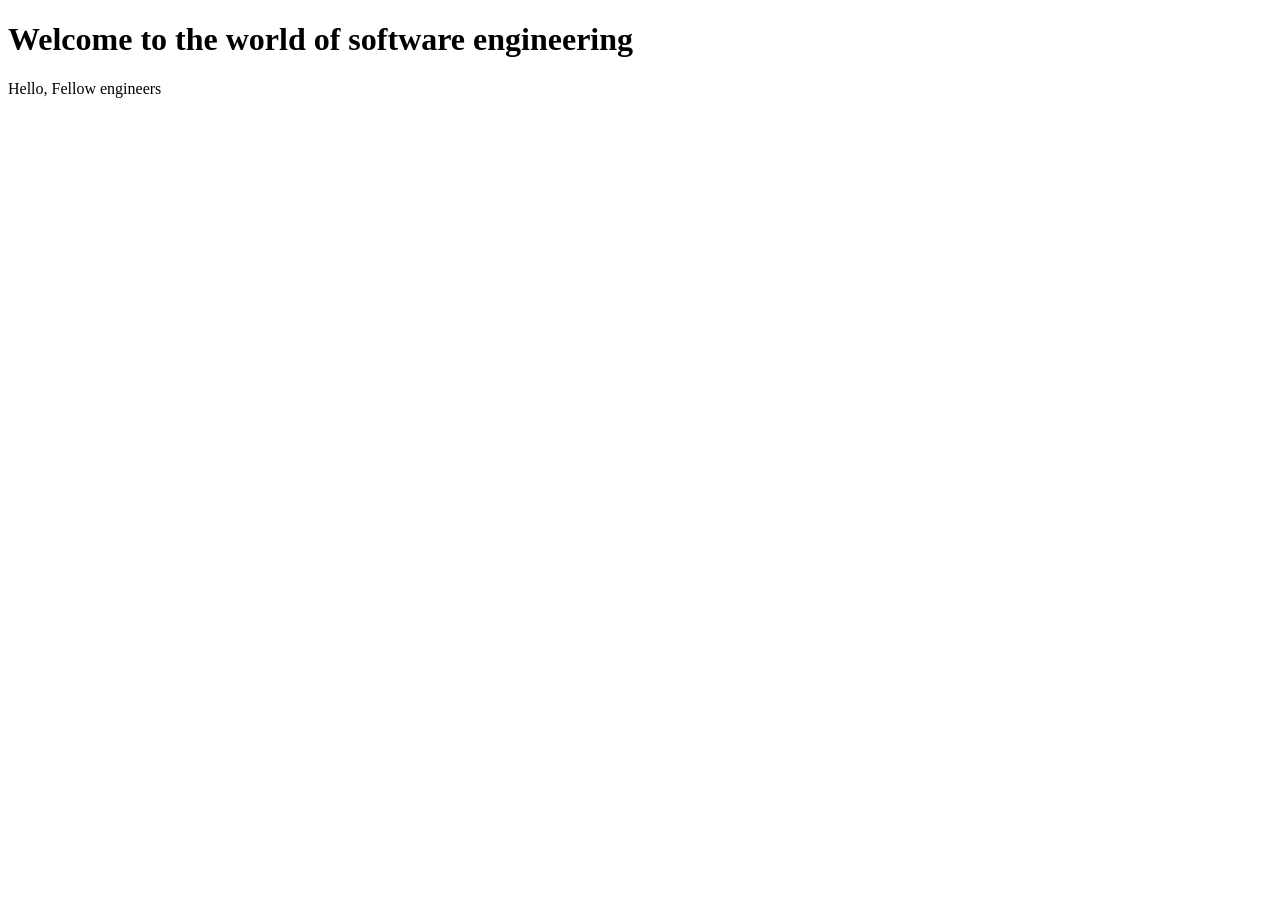
<file: project.quiz/index.html>
<!DOCTYPE html>
<html lang="en">
<head>
    <meta charset="UTF-8">
    <meta name="viewport" content="width=device-width, initial-scale=1.0">
    <title>Document</title>
</head>
<body>
    <h1>Welcome to the world of software engineering</h1>

    
    <p>Hello, Fellow engineers</p>
</body>
</html>
</file>
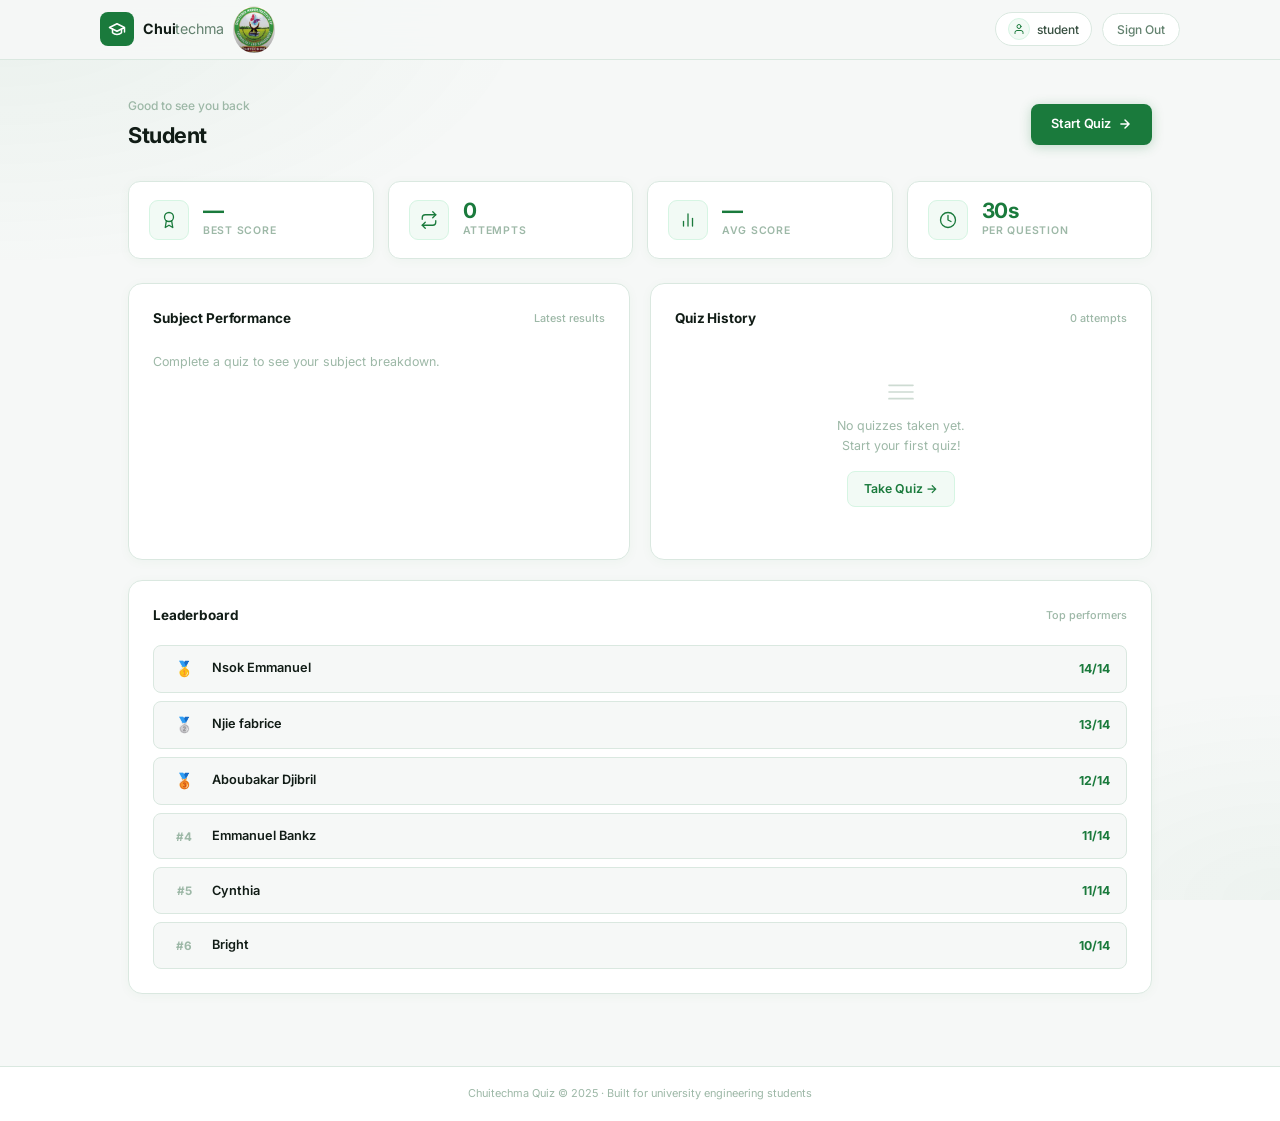
<file: project.quiz/dashboard.html>
<!DOCTYPE html>
<html lang="en">
<head>
  <meta charset="UTF-8"/>
  <meta name="viewport" content="width=device-width, initial-scale=1.0"/>
  <title>Dashboard.Chuitechma Quiz</title>
  <link rel="preconnect" href="https://fonts.googleapis.com"/>
  <link rel="preconnect" href="https://fonts.gstatic.com" crossorigin/>
  <link href="https://fonts.googleapis.com/css2?family=Inter:wght@300;400;500;600;700&display=swap" rel="stylesheet"/>
  <style>
    *, *::before, *::after { box-sizing: border-box; margin: 0; padding: 0; }

    :root {
      --green: #1a7a3c;
      --green-dark: #145f2e;
      --green-mid: #22a04f;
      --green-light: #d6f5e3;
      --green-pale: #f2faf5;
      --white: #ffffff;
      --bg: #f6f8f7;
      --ink: #111c16;
      --ink-mid: #374f40;
      --ink-soft: #62816e;
      --ink-faint: #9db8a7;
      --border: #dae8e0;
      --border-hover: #b4d4c2;
      --danger: #c0392b;
      --amber: #d97706;
      --font: 'Inter', system-ui, sans-serif;
    }

    html { font-size: 15px; }
    body {
      font-family: var(--font);
      background: var(--bg);
      color: var(--ink);
      min-height: 100vh;
      line-height: 1.6;
      -webkit-font-smoothing: antialiased;
    }

    body::before {
      content: '';
      position: fixed; inset: 0;
      background: radial-gradient(ellipse 70% 50% at 0% 0%, rgba(26,122,60,0.055) 0%, transparent 60%),
                  radial-gradient(ellipse 50% 40% at 100% 100%, rgba(26,122,60,0.04) 0%, transparent 60%);
      pointer-events: none; z-index: 0;
    }

    .hidden { display: none !important; }

    ::-webkit-scrollbar { width: 5px; }
    ::-webkit-scrollbar-track { background: var(--green-pale); }
    ::-webkit-scrollbar-thumb { background: var(--border); border-radius: 99px; }

    /* Header */
    .site-header {
      position: sticky; top: 0; z-index: 200;
      height: 60px; padding: 0 28px;
      display: flex; align-items: center;
      background: rgba(246,248,247,0.92);
      backdrop-filter: blur(16px);
      border-bottom: 1px solid var(--border);
    }

    .header-inner {
      max-width: 1080px; width: 100%; margin: 0 auto;
      display: flex; align-items: center; justify-content: space-between;
    }

    .logo { display: flex; align-items: center; gap: 9px; text-decoration: none; }

    .logo-mark {
      width: 34px; height: 34px;
      background: var(--green); border-radius: 8px;
      display: flex; align-items: center; justify-content: center;
    }

    .logo-text { font-size: 0.95rem; font-weight: 700; color: var(--ink); letter-spacing: -0.01em; }
    .logo-text span { color: var(--ink-soft); font-weight: 400; }

    .header-right { display: flex; align-items: center; gap: 10px; }

    img { width: 42px; height: 42px; border-radius: 50%; object-fit: cover; }

    img:hover { opacity: 0.85; }

    .header img{
      width: 100%;
      height: 100%;
      object-fit: cover;
      border-radius: 50%;
      filter:brightness(120%) contrast(110%);
    }

    .user-chip {
      display: flex; align-items: center; gap: 7px;
      font-size: 0.8rem; font-weight: 500; color: var(--ink-mid);
      background: var(--white); border: 1px solid var(--border);
      padding: 5px 12px; border-radius: 999px;
    }

    .user-chip-dot {
      width: 22px; height: 22px;
      background: var(--green-pale); border: 1px solid var(--green-light);
      border-radius: 50%;
      display: flex; align-items: center; justify-content: center;
      color: var(--green);
    }

    .user-chip-dot svg { width: 12px; height: 12px; stroke-width: 2; }

    .header-signout {
      font-size: 0.8rem; font-weight: 500;
      color: var(--ink-soft);
      padding: 6px 14px;
      border: 1px solid var(--border);
      border-radius: 999px;
      text-decoration: none;
      background: var(--white);
      transition: border-color 0.18s, color 0.18s;
    }
    .header-signout:hover { border-color: var(--danger); color: var(--danger); }

    /* Page */
    .page-wrapper { position: relative; z-index: 1; }

    .dash-container {
      max-width: 1080px; margin: 0 auto;
      padding: 36px 28px 72px;
    }

    /* Welcome */
    .dash-welcome {
      display: flex; align-items: center;
      justify-content: space-between; flex-wrap: wrap;
      gap: 16px; margin-bottom: 28px;
      animation: fadeUp 0.5s cubic-bezier(0.22,1,0.36,1) both;
    }

    .dash-welcome-sub {
      font-size: 0.8rem; color: var(--ink-faint);
      font-weight: 500; margin-bottom: 3px;
    }

    .dash-welcome-title {
      font-size: 1.45rem; font-weight: 700;
      color: var(--ink); letter-spacing: -0.02em;
    }

    .btn-start {
      display: inline-flex; align-items: center; gap: 7px;
      padding: 10px 20px;
      background: var(--green); color: var(--white);
      font-family: var(--font); font-size: 0.85rem; font-weight: 600;
      border: none; border-radius: 8px; cursor: pointer;
      text-decoration: none; letter-spacing: -0.01em;
      box-shadow: 0 2px 12px rgba(26,122,60,0.25);
      transition: background 0.18s, transform 0.15s, box-shadow 0.18s;
    }
    .btn-start:hover {
      background: var(--green-dark); transform: translateY(-1px);
      box-shadow: 0 5px 18px rgba(26,122,60,0.32);
    }
    .btn-start:active { transform: scale(0.98); }

    /* Stat grid */
    .stat-grid {
      display: grid;
      grid-template-columns: repeat(4, 1fr);
      gap: 14px; margin-bottom: 24px;
      animation: fadeUp 0.5s cubic-bezier(0.22,1,0.36,1) 0.08s both;
    }

    .stat-card {
      background: var(--white);
      border: 1px solid var(--border);
      border-radius: 12px;
      padding: 18px 20px;
      display: flex; align-items: center; gap: 14px;
      box-shadow: 0 2px 12px rgba(26,122,60,0.04);
      transition: box-shadow 0.18s, border-color 0.18s;
    }
    .stat-card:hover { border-color: var(--border-hover); box-shadow: 0 4px 20px rgba(26,122,60,0.08); }

    .stat-card-icon {
      width: 40px; height: 40px; flex-shrink: 0;
      background: var(--green-pale); border: 1px solid var(--green-light);
      border-radius: 9px;
      display: flex; align-items: center; justify-content: center;
      color: var(--green);
    }
    .stat-card-icon svg { width: 18px; height: 18px; stroke-width: 1.75; }

    .stat-card-num {
      font-size: 1.4rem; font-weight: 700;
      color: var(--green); letter-spacing: -0.02em;
      line-height: 1; margin-bottom: 2px;
    }

    .stat-card-label {
      font-size: 0.7rem; font-weight: 600;
      color: var(--ink-faint);
      text-transform: uppercase; letter-spacing: 0.07em;
    }

    /* Lower grid */
    .dash-lower {
      display: grid; grid-template-columns: 1fr 1fr;
      gap: 20px; margin-bottom: 20px;
      animation: fadeUp 0.5s cubic-bezier(0.22,1,0.36,1) 0.16s both;
    }

    /* Section card */
    .dash-section {
      background: var(--white);
      border: 1px solid var(--border);
      border-radius: 14px;
      padding: 24px;
      box-shadow: 0 2px 12px rgba(26,122,60,0.04);
    }

    .section-head {
      display: flex; align-items: center;
      justify-content: space-between; margin-bottom: 18px;
    }

    .section-title {
      font-size: 0.9rem; font-weight: 700;
      color: var(--ink); letter-spacing: -0.01em;
    }

    .section-note {
      font-size: 0.72rem; font-weight: 500;
      color: var(--ink-faint);
    }

    /* Subject bars */
    .subject-row { margin-bottom: 16px; }
    .subject-row:last-child { margin-bottom: 0; }

    .subject-info {
      display: flex; justify-content: space-between; margin-bottom: 5px;
    }

    .subject-name { font-size: 0.83rem; font-weight: 500; color: var(--ink-mid); }

    .subject-score { font-size: 0.78rem; font-weight: 700; }

    .subject-bar-bg {
      height: 5px; background: var(--green-pale);
      border-radius: 99px; overflow: hidden;
    }

    .subject-bar-fill {
      height: 100%; border-radius: 99px;
      transition: width 0.8s cubic-bezier(0.22,1,0.36,1);
    }

    /* History */
    .history-list { display: flex; flex-direction: column; gap: 8px; }

    .history-row {
      display: flex; align-items: center; gap: 12px;
      padding: 10px 14px;
      background: var(--bg);
      border: 1px solid var(--border);
      border-radius: 8px;
      transition: border-color 0.18s;
    }
    .history-row:hover { border-color: var(--border-hover); }

    .history-medal {
      width: 28px; height: 28px; flex-shrink: 0;
      display: flex; align-items: center; justify-content: center;
      color: var(--green);
    }
    .history-medal svg { width: 16px; height: 16px; stroke-width: 1.75; }

    .history-info { flex: 1; display: flex; flex-direction: column; gap: 1px; }

    .history-score { font-size: 0.85rem; font-weight: 600; color: var(--ink); }

    .history-date { font-size: 0.72rem; color: var(--ink-faint); }

    .history-time { font-size: 0.72rem; font-weight: 500; color: var(--ink-faint); }

    /* Empty state */
    .empty-state {
      display: flex; flex-direction: column;
      align-items: center; text-align: center;
      padding: 28px 16px; gap: 8px;
      color: var(--ink-faint);
    }

    .empty-state svg { width: 32px; height: 32px; stroke-width: 1.25; opacity: 0.5; }

    .empty-state p { font-size: 0.83rem; line-height: 1.6; }

    .empty-link {
      margin-top: 8px;
      font-size: 0.82rem; font-weight: 600;
      color: var(--green); text-decoration: none;
      padding: 7px 16px;
      border: 1px solid var(--green-light);
      border-radius: 8px;
      background: var(--green-pale);
      transition: background 0.18s, border-color 0.18s;
    }
    .empty-link:hover { background: var(--green-light); border-color: var(--green); }

    /* Leaderboard */
    .lb-section {
      animation: fadeUp 0.5s cubic-bezier(0.22,1,0.36,1) 0.24s both;
    }

    .leaderboard { display: flex; flex-direction: column; gap: 8px; }

    .lb-row {
      display: flex; align-items: center; gap: 14px;
      padding: 11px 16px;
      background: var(--bg);
      border: 1px solid var(--border);
      border-radius: 8px;
      transition: border-color 0.18s;
    }
    .lb-row:hover { border-color: var(--border-hover); }

    .lb-row-you {
      background: var(--green-pale);
      border-color: var(--green-light);
    }

    .lb-rank { width: 28px; text-align: center; font-size: 0.95rem; }

    .lb-rank-num {
      font-size: 0.78rem; font-weight: 700;
      color: var(--ink-faint);
    }

    .lb-name {
      flex: 1; font-size: 0.85rem; font-weight: 600;
      color: var(--ink);
      display: flex; align-items: center; gap: 8px;
    }

    .you-tag {
      font-size: 0.65rem; font-weight: 700;
      padding: 2px 7px; border-radius: 999px;
      background: var(--green-light); color: var(--green-dark);
      border: 1px solid var(--green-light);
    }

    .lb-score {
      font-size: 0.82rem; font-weight: 700;
      color: var(--green);
    }

    /* Footer */
    .site-footer {
      position: relative; z-index: 1;
      text-align: center; padding: 18px;
      font-size: 0.73rem; color: var(--ink-faint);
      border-top: 1px solid var(--border);
      background: var(--white);
    }

    @keyframes fadeUp {
      from { opacity: 0; transform: translateY(16px); }
      to { opacity: 1; transform: translateY(0); }
    }

    @media (max-width: 800px) {
      .stat-grid { grid-template-columns: repeat(2, 1fr); }
      .dash-lower { grid-template-columns: 1fr; }
    }

    @media (max-width: 480px) {
      .dash-container { padding: 24px 16px 56px; }
      .stat-grid { grid-template-columns: 1fr 1fr; gap: 10px; }
      .dash-welcome-title { font-size: 1.2rem; }
    }

    * {
    margin: 0;
    padding: 0;
    box-sizing: border-box;
}

.container {
    width: 90%;
    max-width: 1200px;
    margin: auto;
}

.row {
    display: flex;
    gap: 20px;
}

img {
    max-width: 100%;
    height: auto;
}

@media (max-width: 768px) {
    .row {
        flex-direction: column;
    }
}
  </style>
</head>
<body>

  <header class="site-header">
    <div class="header-inner">
      <a class="logo" href="dashboard.html">
        <div class="logo-mark">
          <svg width="18" height="18" viewBox="0 0 24 24" fill="none" stroke="white" stroke-width="2" stroke-linecap="round" stroke-linejoin="round"><path d="M22 10v6M2 10l10-5 10 5-10 5z"/><path d="M6 12v5c3 3 9 3 12 0v-5"/></svg>
        </div>
        <span class="logo-text">Chui<span>techma</span></span>
        <img src="WhatsApp Image 2026-06-04 at 4.27.34 PM.jpeg" alt="User Icon">
      </a>
      <div class="header-right">
        <div class="user-chip">
          <div class="user-chip-dot">
            <svg viewBox="0 0 24 24" fill="none" stroke="currentColor" stroke-linecap="round" stroke-linejoin="round"><path d="M20 21v-2a4 4 0 0 0-4-4H8a4 4 0 0 0-4 4v2"/><circle cx="12" cy="7" r="4"/></svg>
          </div>
          <span id="header-user-badge">Student</span>
        </div>
        <a href="signup.html" class="header-signout">Sign Out</a>
      </div>
    </div>
  </header>

  <main class="page-wrapper">
    <div class="dash-container">

      <!-- Welcome -->
      <div class="dash-welcome">
        <div>
          <p class="dash-welcome-sub">Good to see you back</p>
          <h1 class="dash-welcome-title" id="dash-name">Student</h1>
        </div>
        <a href="quiz.html" class="btn-start">
          Start Quiz
          <svg width="14" height="14" viewBox="0 0 24 24" fill="none" stroke="currentColor" stroke-width="2.5" stroke-linecap="round" stroke-linejoin="round"><path d="M5 12h14M12 5l7 7-7 7"/></svg>
        </a>
      </div>

      <!-- Stats -->
      <div class="stat-grid">
        <div class="stat-card">
          <div class="stat-card-icon">
            <svg viewBox="0 0 24 24" fill="none" stroke="currentColor" stroke-linecap="round" stroke-linejoin="round"><circle cx="12" cy="8" r="6"/><path d="M15.477 12.89L17 22l-5-3-5 3 1.523-9.11"/></svg>
          </div>
          <div>
            <div class="stat-card-num" id="stat-best">—</div>
            <div class="stat-card-label">Best Score</div>
          </div>
        </div>
        <div class="stat-card">
          <div class="stat-card-icon">
            <svg viewBox="0 0 24 24" fill="none" stroke="currentColor" stroke-linecap="round" stroke-linejoin="round"><polyline points="17 1 21 5 17 9"/><path d="M3 11V9a4 4 0 0 1 4-4h14"/><polyline points="7 23 3 19 7 15"/><path d="M21 13v2a4 4 0 0 1-4 4H3"/></svg>
          </div>
          <div>
            <div class="stat-card-num" id="stat-attempts">0</div>
            <div class="stat-card-label">Attempts</div>
          </div>
        </div>
        <div class="stat-card">
          <div class="stat-card-icon">
            <svg viewBox="0 0 24 24" fill="none" stroke="currentColor" stroke-linecap="round" stroke-linejoin="round"><line x1="18" y1="20" x2="18" y2="10"/><line x1="12" y1="20" x2="12" y2="4"/><line x1="6" y1="20" x2="6" y2="14"/></svg>
          </div>
          <div>
            <div class="stat-card-num" id="stat-avg">—</div>
            <div class="stat-card-label">Avg Score</div>
          </div>
        </div>
        <div class="stat-card">
          <div class="stat-card-icon">
            <svg viewBox="0 0 24 24" fill="none" stroke="currentColor" stroke-linecap="round" stroke-linejoin="round"><circle cx="12" cy="12" r="10"/><polyline points="12 6 12 12 16 14"/></svg>
          </div>
          <div>
            <div class="stat-card-num">30s</div>
            <div class="stat-card-label">Per Question</div>
          </div>
        </div>
      </div>

      <!-- Lower grid -->
      <div class="dash-lower">

        <div class="dash-section">
          <div class="section-head">
            <h2 class="section-title">Subject Performance</h2>
            <span class="section-note">Latest results</span>
          </div>
          <div class="subject-list" id="subject-list"></div>
        </div>

        <div class="dash-section">
          <div class="section-head">
            <h2 class="section-title">Quiz History</h2>
            <span class="section-note" id="history-count">0 attempts</span>
          </div>
          <div id="history-list" class="history-list">
            <div class="empty-state">
              <svg viewBox="0 0 24 24" fill="none" stroke="currentColor" stroke-linecap="round" stroke-linejoin="round"><path d="M3 7h18M3 12h18M3 17h18"/></svg>
              <p>No quizzes taken yet.<br>Start your first quiz!</p>
              <a href="quiz.html" class="empty-link">Take Quiz →</a>
            </div>
          </div>
        </div>

      </div>

      <!-- Leaderboard -->
      <div class="dash-section lb-section">
        <div class="section-head">
          <h2 class="section-title">Leaderboard</h2>
          <span class="section-note">Top performers</span>
        </div>
        <div class="leaderboard" id="leaderboard"></div>
      </div>

    </div>
  </main>

  <footer class="site-footer">
    <p>Chuitechma Quiz © 2025 · Built for university engineering students</p>
  </footer>

  <script>
    const user = JSON.parse(localStorage.getItem('cq_user') || '{"fullname":"Student","username":"student"}');
    document.getElementById('dash-name').textContent = user.fullname || user.username;
    document.getElementById('header-user-badge').textContent = user.username || 'Student';

    const scores = JSON.parse(localStorage.getItem('cq_scores') || '[]');
    const TOTAL = 14;

    if (scores.length > 0) {
      const best = Math.max(...scores.map(s => s.score));
      document.getElementById('stat-best').textContent = best + '/' + TOTAL;
      const avg = Math.round(scores.reduce((a,b) => a + b.score, 0) / scores.length);
      document.getElementById('stat-avg').textContent = avg + '/' + TOTAL;
    }
    document.getElementById('stat-attempts').textContent = scores.length;

    const subjects = [
      { name:'Web Development',    key:'web',  total:4 },
      { name:'Digital Electronics', key:'elec', total:4 },
      { name:'C Programming',       key:'c',    total:3 },
      { name:'Operating Systems',   key:'os',   total:3 },
    ];

    const subjectEl = document.getElementById('subject-list');
    if (scores.length === 0) {
      subjectEl.innerHTML = '<p style="color:var(--ink-faint);font-size:0.83rem;padding:4px 0">Complete a quiz to see your subject breakdown.</p>';
    } else {
      const latest = scores[scores.length - 1];
      subjects.forEach(sub => {
        const got = latest.breakdown ? (latest.breakdown[sub.key] || 0) : 0;
        const pct = Math.round((got / sub.total) * 100);
        const color = pct >= 75 ? 'var(--green)' : pct >= 50 ? 'var(--amber)' : 'var(--danger)';
        const div = document.createElement('div');
        div.className = 'subject-row';
        div.innerHTML = `
          <div class="subject-info">
            <span class="subject-name">${sub.name}</span>
            <span class="subject-score" style="color:${color}">${got}/${sub.total}</span>
          </div>
          <div class="subject-bar-bg">
            <div class="subject-bar-fill" style="width:${pct}%;background:${color}"></div>
          </div>`;
        subjectEl.appendChild(div);
      });
    }

    const historyEl = document.getElementById('history-list');
    document.getElementById('history-count').textContent = scores.length + ' attempt' + (scores.length !== 1 ? 's' : '');

    if (scores.length > 0) {
      historyEl.innerHTML = '';
      const trophySvg = `<svg viewBox="0 0 24 24" fill="none" stroke="currentColor" stroke-linecap="round" stroke-linejoin="round"><path d="M8 21h8M12 17v4M6.5 3h11l1 7a5.5 5.5 0 0 1-11 0l1-7z"/><path d="M3 3h3.5l-1 7M20.5 3H17l1 7"/></svg>`;
      const bookSvg   = `<svg viewBox="0 0 24 24" fill="none" stroke="currentColor" stroke-linecap="round" stroke-linejoin="round"><path d="M2 3h6a4 4 0 0 1 4 4v14a3 3 0 0 0-3-3H2z"/><path d="M22 3h-6a4 4 0 0 0-4 4v14a3 3 0 0 1 3-3h7z"/></svg>`;
      [...scores].reverse().slice(0, 8).forEach(s => {
        const pct = Math.round((s.score / TOTAL) * 100);
        const icon = pct >= 60 ? trophySvg : bookSvg;
        const div = document.createElement('div');
        div.className = 'history-row';
        div.innerHTML = `
          <div class="history-medal">${icon}</div>
          <div class="history-info">
            <span class="history-score">${s.score}/${TOTAL} <span style="color:var(--ink-faint);font-weight:400">(${pct}%)</span></span>
            <span class="history-date">${s.date}</span>
          </div>
          <span class="history-time">${s.duration || '—'}</span>`;
        historyEl.appendChild(div);
      });
    }

    const seed = [
      { name:'Nsok Emmanuel',   score:14, attempts:1 },
      { name:'Njie fabrice',   score:13, attempts:7 },
      { name:'Aboubakar Djibril',  score:12, attempts:5 },
      { name:'Emmanuel Bankz',      score:11, attempts:1 },
      { name:'Cynthia', score:11, attempts:3 },
      { name:'Bright',     score:10, attempts:6 },
    ];

    if (scores.length > 0) {
      const bestScore = Math.max(...scores.map(s => s.score));
      seed.push({ name: user.fullname || user.username, score: bestScore, attempts: scores.length, isUser: true });
    }

    seed.sort((a,b) => b.score - a.score || a.attempts - b.attempts);

    const lbEl = document.getElementById('leaderboard');
    const medals = ['🥇','🥈','🥉'];
    seed.slice(0,6).forEach((p, i) => {
      const rankHtml = medals[i]
        ? `<span style="font-size:1rem">${medals[i]}</span>`
        : `<span class="lb-rank-num">#${i+1}</span>`;
      const div = document.createElement('div');
      div.className = 'lb-row' + (p.isUser ? ' lb-row-you' : '');
      div.innerHTML = `
        <span class="lb-rank">${rankHtml}</span>
        <span class="lb-name">${p.name}${p.isUser ? ' <span class="you-tag">You</span>' : ''}</span>
        <span class="lb-score">${p.score}/${TOTAL}</span>`;
      lbEl.appendChild(div);
    });
  </script>
</body>
</html>
</file>
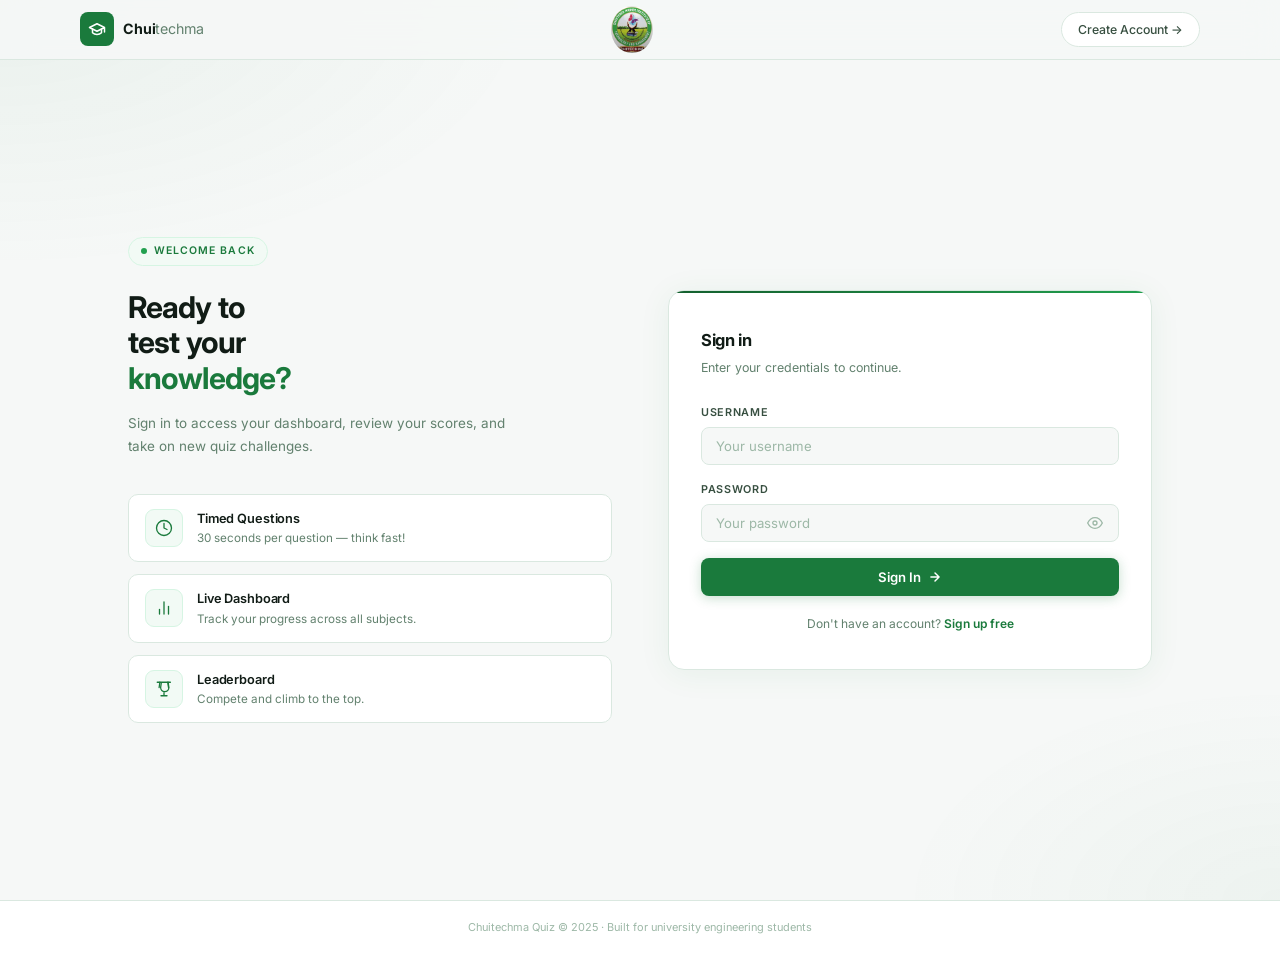
<file: project.quiz/login.html>
<!DOCTYPE html>
<html lang="en">
<head>
  <meta charset="UTF-8"/>
  <meta name="viewport" content="width=device-width, initial-scale=1.0"/>
  <title>Sign In — Chuitechma Quiz</title>
  <link rel="preconnect" href="https://fonts.googleapis.com"/>
  <link rel="preconnect" href="https://fonts.gstatic.com" crossorigin/>
  <link href="https://fonts.googleapis.com/css2?family=Inter:wght@300;400;500;600;700&display=swap" rel="stylesheet"/>
  <style>
    *, *::before, *::after { box-sizing: border-box; margin: 0; padding: 0; }

    :root {
      --green: #1a7a3c;
      --green-dark: #145f2e;
      --green-mid: #22a04f;
      --green-light: #d6f5e3;
      --green-pale: #f2faf5;
      --white: #ffffff;
      --bg: #f6f8f7;
      --ink: #111c16;
      --ink-mid: #374f40;
      --ink-soft: #62816e;
      --ink-faint: #9db8a7;
      --border: #dae8e0;
      --border-hover: #b4d4c2;
      --danger: #c0392b;
      --font: 'Inter', system-ui, sans-serif;
    }

    html { font-size: 15px; scroll-behavior: smooth; }

    body {
      font-family: var(--font);
      background: var(--bg);
      color: var(--ink);
      min-height: 100vh;
      line-height: 1.6;
      -webkit-font-smoothing: antialiased;
    }

    body::before {
      content: '';
      position: fixed; inset: 0;
      background: radial-gradient(ellipse 70% 50% at 0% 0%, rgba(26,122,60,0.055) 0%, transparent 60%),
                  radial-gradient(ellipse 50% 40% at 100% 100%, rgba(26,122,60,0.04) 0%, transparent 60%);
      pointer-events: none; z-index: 0;
    }

    .hidden { display: none !important; }

    ::-webkit-scrollbar { width: 5px; }
    ::-webkit-scrollbar-track { background: var(--green-pale); }
    ::-webkit-scrollbar-thumb { background: var(--border); border-radius: 99px; }

    /* Header */
    .site-header {
      position: sticky; top: 0; z-index: 200;
      height: 60px; padding: 0 28px;
      display: flex; align-items: center;
      background: rgba(246,248,247,0.9);
      backdrop-filter: blur(16px);
      border-bottom: 1px solid var(--border);
    }

    .header-inner {
      max-width: 1120px; width: 100%; margin: 0 auto;
      display: flex; align-items: center; justify-content: space-between;
    }

    .logo { display: flex; align-items: center; gap: 9px; text-decoration: none; }

    .logo-mark {
      width: 34px; height: 34px;
      background: var(--green); border-radius: 8px;
      display: flex; align-items: center; justify-content: center;
    }

    .logo-text { font-size: 0.95rem; font-weight: 700; color: var(--ink); letter-spacing: -0.01em; }
    .logo-text span { color: var(--ink-soft); font-weight: 400; }

    .header-btn {
      font-size: 0.82rem; font-weight: 500;
      color: var(--ink-mid);
      padding: 7px 16px;
      border: 1px solid var(--border);
      border-radius: 999px;
      text-decoration: none;
      background: var(--white);
      transition: border-color 0.18s, color 0.18s, background 0.18s;
    }
    

    .logo img {
      width: auto;
      max-width: 100%;
      max-height: 44px;
      height: auto;
      object-fit: contain;
      display: block;
    }

    img { width: 42px; height: 80px; border-radius: 100%; object-fit: cover; }

    img:hover { opacity: 0.85; }

    .header img{
      width: 100%;
      height: 100%;
      object-fit: cover;
      border-radius: 50%;
      filter:brightness(120%) contrast(110%);
    }
    .header-btn:hover { border-color: var(--green); color: var(--green); background: var(--green-pale); }

    /* Layout */
    .page-wrapper {
      position: relative; z-index: 1;
      min-height: calc(100vh - 60px);
      display: flex; align-items: center;
    }

    .auth-split {
      display: grid;
      grid-template-columns: 1fr 1fr;
      width: 100%; max-width: 1080px;
      margin: 0 auto;
      padding: 52px 28px;
      gap: 56px;
      align-items: center;
    }

    /* Hero */
    .auth-hero { animation: fadeUp 0.5s cubic-bezier(0.22,1,0.36,1) both; }

    .hero-eyebrow {
      display: inline-flex; align-items: center; gap: 7px;
      font-size: 0.7rem; font-weight: 600;
      letter-spacing: 0.1em; text-transform: uppercase;
      color: var(--green);
      background: var(--green-pale);
      border: 1px solid var(--green-light);
      padding: 5px 12px; border-radius: 999px;
      margin-bottom: 24px;
    }

    .hero-eyebrow::before {
      content: '';
      width: 6px; height: 6px;
      background: var(--green-mid); border-radius: 50%;
      animation: blink 2.2s ease-in-out infinite;
    }

    @keyframes blink { 0%,100% { opacity:1; } 50% { opacity:0.35; } }

    .hero-title {
      font-size: 2rem; font-weight: 700;
      line-height: 1.18; letter-spacing: -0.03em;
      color: var(--ink); margin-bottom: 16px;
    }

    .hero-title em { font-style: normal; color: var(--green); }

    .hero-sub {
      font-size: 0.9rem; font-weight: 400;
      color: var(--ink-soft); line-height: 1.7;
      max-width: 380px; margin-bottom: 36px;
    }

    /* Feature list */
    .login-features { display: flex; flex-direction: column; gap: 12px; }

    .login-feat {
      display: flex; align-items: center; gap: 14px;
      padding: 14px 16px;
      background: var(--white);
      border: 1px solid var(--border);
      border-radius: 10px;
      transition: border-color 0.18s, box-shadow 0.18s;
    }
    .login-feat:hover {
      border-color: var(--border-hover);
      box-shadow: 0 2px 12px rgba(26,122,60,0.06);
    }

    .feat-icon {
      width: 38px; height: 38px; flex-shrink: 0;
      background: var(--green-pale);
      border: 1px solid var(--green-light);
      border-radius: 9px;
      display: flex; align-items: center; justify-content: center;
      color: var(--green);
    }

    .feat-icon svg { width: 18px; height: 18px; stroke-width: 1.75; }

    .feat-text strong {
      display: block;
      font-size: 0.85rem; font-weight: 600;
      color: var(--ink); margin-bottom: 1px;
      letter-spacing: -0.01em;
    }

    .feat-text p {
      font-size: 0.78rem; color: var(--ink-soft); line-height: 1.45; margin: 0;
    }

    /* Form card */
    .auth-form-wrap { animation: fadeUp 0.5s cubic-bezier(0.22,1,0.36,1) 0.12s both; }

    .auth-card {
      background: var(--white);
      border: 1px solid var(--border);
      border-radius: 16px;
      padding: 36px 32px;
      box-shadow: 0 4px 32px rgba(26,122,60,0.07);
      position: relative; overflow: hidden;
    }

    .auth-card::before {
      content: '';
      position: absolute; top: 0; left: 0; right: 0;
      height: 2px;
      background: linear-gradient(90deg, var(--green-dark), var(--green-mid));
    }

    .auth-card-head { margin-bottom: 26px; }

    .auth-card-head h2 {
      font-size: 1.1rem; font-weight: 700;
      color: var(--ink); letter-spacing: -0.02em; margin-bottom: 6px;
    }

    .auth-card-head p { font-size: 0.83rem; color: var(--ink-soft); line-height: 1.5; }

    /* Fields */
    .field-group { margin-bottom: 16px; }

    .field-label {
      display: block;
      font-size: 0.72rem; font-weight: 600;
      letter-spacing: 0.06em; text-transform: uppercase;
      color: var(--ink-mid); margin-bottom: 6px;
    }

    .input-field {
      width: 100%;
      padding: 10px 14px;
      background: var(--bg);
      border: 1px solid var(--border);
      border-radius: 8px;
      font-family: var(--font);
      font-size: 0.88rem; color: var(--ink);
      outline: none;
      transition: border-color 0.18s, box-shadow 0.18s, background 0.18s;
    }
    .input-field::placeholder { color: var(--ink-faint); }
    .input-field:hover { border-color: var(--border-hover); }
    .input-field:focus {
      border-color: var(--green);
      background: var(--white);
      box-shadow: 0 0 0 3px rgba(26,122,60,0.1);
    }

    .field-error {
      display: block; margin-top: 5px;
      font-size: 0.75rem; color: var(--danger); font-weight: 500;
    }

    /* Password */
    .pw-wrap { position: relative; }
    .pw-wrap .input-field { padding-right: 44px; }
    .pw-toggle {
      position: absolute; right: 12px; top: 50%;
      transform: translateY(-50%);
      background: none; border: none; cursor: pointer;
      color: var(--ink-faint); display: flex; align-items: center;
      padding: 4px; border-radius: 5px;
      transition: color 0.18s;
    }
    .pw-toggle:hover { color: var(--green); }

    /* Submit */
    .btn-submit {
      display: flex; align-items: center; justify-content: center; gap: 7px;
      width: 100%; margin-top: 10px;
      padding: 11px 24px;
      background: var(--green); color: var(--white);
      font-family: var(--font);
      font-size: 0.88rem; font-weight: 600;
      border: none; border-radius: 8px;
      cursor: pointer; letter-spacing: -0.01em;
      box-shadow: 0 2px 12px rgba(26,122,60,0.25);
      transition: background 0.18s, transform 0.15s, box-shadow 0.18s;
    }
    .btn-submit:hover {
      background: var(--green-dark);
      transform: translateY(-1px);
      box-shadow: 0 5px 18px rgba(26,122,60,0.32);
    }
    .btn-submit:active { transform: scale(0.98); }

    .auth-footer-text {
      text-align: center; margin-top: 18px;
      font-size: 0.8rem; color: var(--ink-soft);
    }
    .auth-footer-text a { color: var(--green); font-weight: 600; text-decoration: none; }
    .auth-footer-text a:hover { text-decoration: underline; }

    /* Footer */
    .site-footer {
      position: relative; z-index: 1;
      text-align: center; padding: 18px;
      font-size: 0.73rem; color: var(--ink-faint);
      border-top: 1px solid var(--border);
      background: var(--white);
    }

    @keyframes fadeUp {
      from { opacity: 0; transform: translateY(18px); }
      to { opacity: 1; transform: translateY(0); }
    }

    @media (max-width: 860px) {
      .auth-split { grid-template-columns: 1fr; gap: 36px; padding: 36px 20px; }
      .hero-title { font-size: 1.7rem; }
      .auth-card { padding: 28px 22px; }
    }
    

    .container {
    width: 90%;
    max-width: 1200px;
    margin: auto;
}

.row {
    display: flex;
    gap: 20px;
}

img {
    max-width: 100%;
    height: auto;
}

@media (max-width: 768px) {
    .row {
        flex-direction: column;
    }
}
    
  </style>
</head>
<body>

  <header class="site-header">
    <div class="header-inner">
      <a class="logo" href="signup.html">
        <div class="logo-mark">
          <svg width="18" height="18" viewBox="0 0 24 24" fill="none" stroke="white" stroke-width="2" stroke-linecap="round" stroke-linejoin="round"><path d="M22 10v6M2 10l10-5 10 5-10 5z"/><path d="M6 12v5c3 3 9 3 12 0v-5"/></svg>
        </div>
        <span class="logo-text">Chui<span>techma</span></span>
      </a><img src="WhatsApp Image 2026-06-04 at 4.27.34 PM.jpeg" alt="User Icon">
      
      <a href="signup.html" class="header-btn">Create Account →</a>
    </div>
  </header>

  <main class="page-wrapper">
    <div class="auth-split">

      <!-- Left hero -->
      <div class="auth-hero">
        <div class="hero-eyebrow">Welcome Back</div>
        <h1 class="hero-title">Ready to<br>test your<br><em>knowledge?</em></h1>
        <p class="hero-sub">Sign in to access your dashboard, review your scores, and take on new quiz challenges.</p>

        <div class="login-features">

          <div class="login-feat">
            <div class="feat-icon">
              <svg viewBox="0 0 24 24" fill="none" stroke="currentColor" stroke-linecap="round" stroke-linejoin="round">
                <circle cx="12" cy="12" r="10"/><polyline points="12 6 12 12 16 14"/>
              </svg>
            </div>
            <div class="feat-text">
              <strong>Timed Questions</strong>
              <p>30 seconds per question — think fast!</p>
            </div>
          </div>

          <div class="login-feat">
            <div class="feat-icon">
              <svg viewBox="0 0 24 24" fill="none" stroke="currentColor" stroke-linecap="round" stroke-linejoin="round">
                <line x1="18" y1="20" x2="18" y2="10"/><line x1="12" y1="20" x2="12" y2="4"/><line x1="6" y1="20" x2="6" y2="14"/>
              </svg>
            </div>
            <div class="feat-text">
              <strong>Live Dashboard</strong>
              <p>Track your progress across all subjects.</p>
            </div>
          </div>

          <div class="login-feat">
            <div class="feat-icon">
              <svg viewBox="0 0 24 24" fill="none" stroke="currentColor" stroke-linecap="round" stroke-linejoin="round">
                <path d="M8 21h8M12 17v4M6.5 3h11l1 7a5.5 5.5 0 0 1-11 0l1-7z"/><path d="M3 3h3.5l-1 7M20.5 3H17l1 7"/>
              </svg>
            </div>
            <div class="feat-text">
              <strong>Leaderboard</strong>
              <p>Compete and climb to the top.</p>
            </div>
          </div>

        </div>
      </div>

      <!-- Right panel — form -->
      <div class="auth-form-wrap">
        <div class="auth-card">
          <div class="auth-card-head">
            <h2>Sign in</h2>
            <p>Enter your credentials to continue.</p>
          </div>

          <form id="login-form" novalidate>
            <div class="field-group">
              <label class="field-label" for="login-username">Username</label>
              <input class="input-field" type="text" id="login-username" name="username"
                placeholder="Your username" autocomplete="username"/>
              <span class="field-error hidden" id="login-username-error">Please enter your username.</span>
            </div>

            <div class="field-group">
              <label class="field-label" for="login-password">Password</label>
              <div class="pw-wrap">
                <input class="input-field" type="password" id="login-password" name="password"
                  placeholder="Your password" autocomplete="current-password"/>
                <button type="button" class="pw-toggle" id="pw-toggle" aria-label="Toggle password">
                  <svg width="16" height="16" viewBox="0 0 24 24" fill="none" stroke="currentColor" stroke-width="2" stroke-linecap="round" stroke-linejoin="round">
                    <path d="M1 12s4-8 11-8 11 8 11 8-4 8-11 8-11-8-11-8z"/>
                    <circle cx="12" cy="12" r="3"/>
                  </svg>
                </button>
              </div>
              <span class="field-error hidden" id="login-password-error">Please enter your password.</span>
            </div>

            <div id="login-general-error" class="field-error hidden" style="margin-top:-4px">
              Incorrect username or password.
            </div>

            <button type="submit" class="btn-submit">
              Sign In
              <svg width="14" height="14" viewBox="0 0 24 24" fill="none" stroke="currentColor" stroke-width="2.5" stroke-linecap="round" stroke-linejoin="round"><path d="M5 12h14M12 5l7 7-7 7"/></svg>
            </button>
          </form>

          <p class="auth-footer-text">Don't have an account? <a href="signup.html">Sign up free</a></p>
        </div>
      </div>

    </div>
  </main>

  <footer class="site-footer">
    <p>Chuitechma Quiz © 2025 · Built for university engineering students</p>
  </footer>

  <script>
    document.getElementById('pw-toggle').addEventListener('click', function () {
      const inp = document.getElementById('login-password');
      inp.type = inp.type === 'text' ? 'password' : 'text';
    });

    document.getElementById('login-form').addEventListener('submit', function (e) {
      e.preventDefault();
      const username = document.getElementById('login-username').value.trim();
      const password = document.getElementById('login-password').value;

      document.getElementById('login-username-error').classList.add('hidden');
      document.getElementById('login-password-error').classList.add('hidden');
      document.getElementById('login-general-error').classList.add('hidden');

      if (!username) { document.getElementById('login-username-error').classList.remove('hidden'); return; }
      if (!password) { document.getElementById('login-password-error').classList.remove('hidden'); return; }

      const stored = JSON.parse(localStorage.getItem('cq_user') || 'null');
      if (stored && stored.username === username) {
        window.location.href = 'dashboard.html';
      } else {
        document.getElementById('login-general-error').classList.remove('hidden');
      }
    });
  </script>
</body>
</html>
</file>
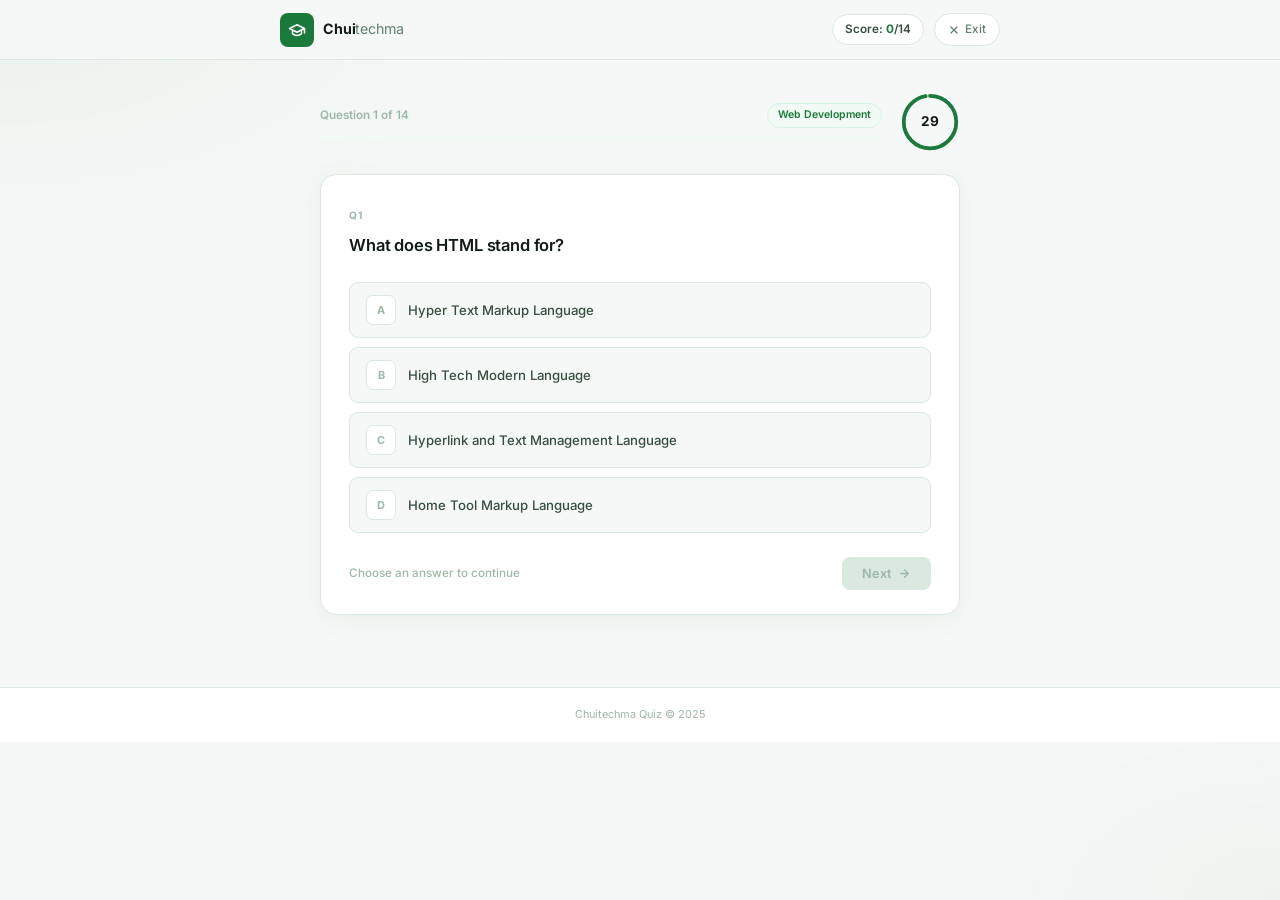
<file: project.quiz/quiz.html>
<!DOCTYPE html>
<html lang="en">
<head>
  <meta charset="UTF-8"/>
  <meta name="viewport" content="width=device-width, initial-scale=1.0"/>
  <title>Quiz — Chuitechma</title>
  <link rel="preconnect" href="https://fonts.googleapis.com"/>
  <link rel="preconnect" href="https://fonts.gstatic.com" crossorigin/>
  <link href="https://fonts.googleapis.com/css2?family=Inter:wght@300;400;500;600;700&display=swap" rel="stylesheet"/>
  <style>
    *, *::before, *::after { box-sizing: border-box; margin: 0; padding: 0; }

    :root {
      --green: #1a7a3c;
      --green-dark: #145f2e;
      --green-mid: #22a04f;
      --green-light: #d6f5e3;
      --green-pale: #f2faf5;
      --white: #ffffff;
      --bg: #f6f8f7;
      --ink: #111c16;
      --ink-mid: #374f40;
      --ink-soft: #62816e;
      --ink-faint: #9db8a7;
      --border: #dae8e0;
      --border-hover: #b4d4c2;
      --danger: #c0392b;
      --danger-pale: #fef2f2;
      --danger-light: #fecaca;
      --amber: #d97706;
      --amber-pale: #fffbeb;
      --amber-light: #fde68a;
      --font: 'Inter', system-ui, sans-serif;
    }

    html { font-size: 15px; }
    body {
      font-family: var(--font);
      background: var(--bg);
      color: var(--ink);
      min-height: 100vh;
      line-height: 1.6;
      -webkit-font-smoothing: antialiased;
    }

    body::before {
      content: '';
      position: fixed; inset: 0;
      background: radial-gradient(ellipse 70% 50% at 0% 0%, rgba(26,122,60,0.055) 0%, transparent 60%),
                  radial-gradient(ellipse 50% 40% at 100% 100%, rgba(26,122,60,0.04) 0%, transparent 60%);
      pointer-events: none; z-index: 0;
    }

    .hidden { display: none !important; }

    ::-webkit-scrollbar { width: 5px; }
    ::-webkit-scrollbar-track { background: var(--green-pale); }
    ::-webkit-scrollbar-thumb { background: var(--border); border-radius: 99px; }

    /* Header */
    .site-header {
      position: sticky; top: 0; z-index: 200;
      height: 60px; padding: 0 28px;
      display: flex; align-items: center;
      background: rgba(246,248,247,0.92);
      backdrop-filter: blur(16px);
      border-bottom: 1px solid var(--border);
    }

    .header-inner {
      max-width: 720px; width: 100%; margin: 0 auto;
      display: flex; align-items: center; justify-content: space-between;
    }

    .logo { display: flex; align-items: center; gap: 9px; text-decoration: none; }

    .logo-mark {
      width: 34px; height: 34px;
      background: var(--green); border-radius: 8px;
      display: flex; align-items: center; justify-content: center;
    }

    .logo-text { font-size: 0.95rem; font-weight: 700; color: var(--ink); letter-spacing: -0.01em; }
    .logo-text span { color: var(--ink-soft); font-weight: 400; }

    .header-right { display: flex; align-items: center; gap: 10px; }

    .score-badge {
      font-size: 0.78rem; font-weight: 600;
      color: var(--ink-mid);
      background: var(--white); border: 1px solid var(--border);
      padding: 5px 12px; border-radius: 999px;
    }

    .score-badge b { color: var(--green); }

    .exit-btn {
      display: inline-flex; align-items: center; gap: 5px;
      font-size: 0.78rem; font-weight: 500;
      color: var(--ink-soft);
      padding: 6px 13px;
      border: 1px solid var(--border);
      border-radius: 999px; text-decoration: none;
      background: var(--white);
      transition: border-color 0.18s, color 0.18s;
    }
    .exit-btn:hover { border-color: var(--danger); color: var(--danger); }
    .exit-btn svg { width: 12px; height: 12px; stroke-width: 2.5; }

    /* Page */
    .page-wrapper { position: relative; z-index: 1; }

    /* Quiz wrap */
    .quiz-wrap {
      max-width: 680px; margin: 0 auto;
      padding: 32px 20px 72px;
    }

    /* Top row */
    .quiz-top {
      display: flex; align-items: center;
      gap: 18px; margin-bottom: 22px;
      animation: fadeUp 0.5s cubic-bezier(0.22,1,0.36,1) both;
    }

    .progress-section { flex: 1; }

    .progress-meta {
      display: flex; align-items: center;
      justify-content: space-between; margin-bottom: 8px;
    }

    .progress-meta span:first-child {
      font-size: 0.78rem; font-weight: 600;
      color: var(--ink-faint);
    }

    .course-pill {
      font-size: 0.7rem; font-weight: 600;
      padding: 3px 10px;
      background: var(--green-pale); border: 1px solid var(--green-light);
      color: var(--green); border-radius: 999px;
    }

    .progress-track {
      height: 5px; background: var(--green-pale);
      border-radius: 99px; overflow: hidden;
    }

    .progress-fill {
      height: 100%;
      background: linear-gradient(90deg, var(--green-dark), var(--green-mid));
      border-radius: 99px;
      transition: width 0.5s cubic-bezier(0.22,1,0.36,1);
    }

    /* Timer */
    .timer-ring-wrap {
      position: relative; width: 60px; height: 60px;
      flex-shrink: 0; transition: transform 0.2s ease;
    }

    .tw-warn   { transform: scale(1.05); }
    .tw-danger { transform: scale(1.08); animation: pulse-ring 0.5s ease infinite alternate; }

    @keyframes pulse-ring {
      from { transform: scale(1.05); }
      to   { transform: scale(1.13); }
    }

    .timer-ring { width: 60px; height: 60px; transform: rotate(-90deg); }

    .timer-bg { fill: none; stroke: var(--border); stroke-width: 4; }

    .timer-arc {
      fill: none; stroke-width: 4; stroke-linecap: round;
      transition: stroke-dashoffset 0.9s linear, stroke 0.4s ease;
    }

    .timer-normal { stroke: var(--green); }
    .timer-warn   { stroke: var(--amber); }
    .timer-danger { stroke: var(--danger); }

    .timer-num {
      position: absolute; inset: 0;
      display: flex; align-items: center; justify-content: center;
      font-size: 0.9rem; font-weight: 700;
      color: var(--ink); transition: color 0.4s;
    }

    .tw-warn   .timer-num { color: var(--amber); }
    .tw-danger .timer-num { color: var(--danger); }

    /* Question card */
    .question-card {
      background: var(--white);
      border: 1px solid var(--border);
      border-radius: 16px;
      padding: 32px 28px 24px;
      box-shadow: 0 4px 24px rgba(26,122,60,0.07);
      animation: fadeUp 0.5s cubic-bezier(0.22,1,0.36,1) 0.08s both;
    }

    .q-label {
      font-size: 0.68rem; font-weight: 700;
      letter-spacing: 0.1em; text-transform: uppercase;
      color: var(--ink-faint); margin-bottom: 10px;
    }

    .q-text {
      font-size: 1.1rem; font-weight: 600;
      color: var(--ink); line-height: 1.5;
      margin-bottom: 24px; letter-spacing: -0.01em;
    }

    /* Options */
    .options { display: flex; flex-direction: column; gap: 9px; margin-bottom: 24px; }

    .option-btn {
      display: flex; align-items: center; gap: 12px;
      width: 100%;
      background: var(--bg); border: 1px solid var(--border);
      border-radius: 9px; padding: 12px 16px;
      cursor: pointer; font-family: var(--font);
      font-size: 0.88rem; font-weight: 500;
      color: var(--ink-mid); text-align: left;
      transition: border-color 0.18s, background 0.18s, color 0.18s, transform 0.15s;
    }

    .option-btn:hover:not(:disabled) {
      border-color: var(--border-hover);
      background: var(--white); color: var(--ink);
      transform: translateX(3px);
    }

    .opt-letter {
      min-width: 30px; height: 30px; flex-shrink: 0;
      border-radius: 7px;
      background: var(--white); border: 1px solid var(--border);
      display: flex; align-items: center; justify-content: center;
      font-size: 0.73rem; font-weight: 700;
      color: var(--ink-faint);
      transition: all 0.18s;
    }

    .option-btn:hover:not(:disabled) .opt-letter {
      background: var(--green-pale); border-color: var(--green-light);
      color: var(--green);
    }

    /* Correct */
    .option-btn.opt-correct {
      background: var(--green-pale); border-color: var(--green-light); color: var(--green);
    }
    .option-btn.opt-correct .opt-letter {
      background: var(--green); border-color: var(--green); color: var(--white);
    }

    /* Wrong */
    .option-btn.opt-wrong {
      background: var(--danger-pale); border-color: var(--danger-light); color: var(--danger);
    }
    .option-btn.opt-wrong .opt-letter {
      background: var(--danger); border-color: var(--danger); color: var(--white);
    }

    .option-btn:disabled { cursor: not-allowed; }

    /* Footer */
    .q-footer {
      display: flex; align-items: center;
      justify-content: space-between; flex-wrap: wrap; gap: 10px;
    }

    .hint-text { font-size: 0.78rem; color: var(--ink-faint); font-weight: 500; }

    .btn-next {
      display: inline-flex; align-items: center; gap: 6px;
      padding: 9px 20px;
      background: var(--green); color: var(--white);
      font-family: var(--font); font-size: 0.85rem; font-weight: 600;
      border: none; border-radius: 8px; cursor: pointer;
      box-shadow: 0 2px 10px rgba(26,122,60,0.22);
      transition: background 0.18s, transform 0.15s, box-shadow 0.18s;
    }
    .btn-next:hover:not(:disabled) {
      background: var(--green-dark); transform: translateY(-1px);
      box-shadow: 0 4px 16px rgba(26,122,60,0.3);
    }
    .btn-next:active { transform: scale(0.98); }
    .btn-next:disabled {
      background: var(--border); color: var(--ink-faint);
      box-shadow: none; cursor: not-allowed;
    }
    .btn-next svg { width: 13px; height: 13px; stroke-width: 2.5; }

    /* ══ Result screen ══ */
    .result-wrap {
      max-width: 540px; margin: 0 auto;
      padding: 44px 20px 72px;
    }

    .result-card {
      background: var(--white);
      border: 1px solid var(--border);
      border-radius: 20px; padding: 40px 32px;
      text-align: center;
      box-shadow: 0 4px 32px rgba(26,122,60,0.08);
      position: relative; overflow: hidden;
      animation: scaleIn 0.5s cubic-bezier(0.22,1,0.36,1) both;
    }

    .result-card::before {
      content: ''; position: absolute; top: 0; left: 0; right: 0;
      height: 2px;
      background: linear-gradient(90deg, var(--green-dark), var(--green-mid));
    }

    .result-icon {
      width: 64px; height: 64px; margin: 0 auto 16px;
      background: var(--green-pale); border: 1px solid var(--green-light);
      border-radius: 16px;
      display: flex; align-items: center; justify-content: center;
      color: var(--green);
      animation: bounceIn 0.6s cubic-bezier(0.34,1.56,0.64,1) both;
    }
    .result-icon svg { width: 28px; height: 28px; stroke-width: 1.75; }

    @keyframes bounceIn {
      from { transform: scale(0.4); opacity: 0; }
      to   { transform: scale(1);   opacity: 1; }
    }

    .result-heading {
      font-size: 1.3rem; font-weight: 700;
      color: var(--ink); letter-spacing: -0.02em; margin-bottom: 4px;
    }

    .result-sub { font-size: 0.85rem; color: var(--ink-soft); margin-bottom: 24px; }

    .result-score-row {
      display: flex; align-items: baseline;
      justify-content: center; gap: 4px; margin-bottom: 4px;
    }

    .result-big {
      font-size: 4rem; font-weight: 800;
      color: var(--green); line-height: 1; letter-spacing: -0.04em;
    }

    .result-denom { font-size: 1.3rem; color: var(--ink-faint); font-weight: 600; }

    .result-pct { font-size: 0.85rem; font-weight: 600; color: var(--ink-faint); margin-bottom: 28px; }

    /* Meta row */
    .result-meta-row {
      display: flex; justify-content: center;
      gap: 8px; margin-bottom: 24px; flex-wrap: wrap;
    }

    .result-meta-item {
      display: flex; flex-direction: column; align-items: center; gap: 3px;
      background: var(--bg); border: 1px solid var(--border);
      border-radius: 10px; padding: 11px 18px; min-width: 88px;
    }

    .meta-icon { color: var(--green); }
    .meta-icon svg { width: 16px; height: 16px; stroke-width: 1.75; }

    .meta-label {
      font-size: 0.63rem; text-transform: uppercase;
      letter-spacing: 0.08em; color: var(--ink-faint); font-weight: 600;
    }

    .meta-val { font-size: 0.88rem; color: var(--ink); font-weight: 700; }

    /* Breakdown */
    .breakdown-grid {
      display: grid; grid-template-columns: 1fr 1fr;
      gap: 8px; margin-bottom: 20px;
    }

    .bd-item {
      display: flex; justify-content: space-between; align-items: center;
      background: var(--bg); border: 1px solid var(--border);
      border-radius: 8px; padding: 10px 14px;
    }

    .bd-label { font-size: 0.78rem; font-weight: 500; color: var(--ink-mid); }
    .bd-score { font-size: 0.85rem; font-weight: 700; }

    .result-message {
      font-size: 0.83rem; color: var(--ink-soft);
      line-height: 1.65; margin-bottom: 24px;
    }

    .result-actions { display: flex; flex-direction: column; gap: 9px; }

    .btn-retry {
      display: flex; align-items: center; justify-content: center; gap: 7px;
      width: 100%; padding: 11px 24px;
      background: var(--green); color: var(--white);
      font-family: var(--font); font-size: 0.88rem; font-weight: 600;
      border: none; border-radius: 9px; cursor: pointer;
      box-shadow: 0 2px 12px rgba(26,122,60,0.22);
      transition: background 0.18s, transform 0.15s;
    }
    .btn-retry:hover { background: var(--green-dark); transform: translateY(-1px); }

    .btn-dash {
      display: flex; align-items: center; justify-content: center; gap: 7px;
      width: 100%; padding: 11px 24px;
      background: var(--white); color: var(--ink-mid);
      font-family: var(--font); font-size: 0.88rem; font-weight: 600;
      border: 1px solid var(--border); border-radius: 9px; cursor: pointer;
      text-decoration: none;
      transition: border-color 0.18s, color 0.18s, background 0.18s;
    }
    .btn-dash:hover { border-color: var(--green); color: var(--green); background: var(--green-pale); }

    /* Footer */
    .site-footer {
      position: relative; z-index: 1;
      text-align: center; padding: 18px;
      font-size: 0.73rem; color: var(--ink-faint);
      border-top: 1px solid var(--border);
      background: var(--white);
    }

    @keyframes fadeUp {
      from { opacity: 0; transform: translateY(16px); }
      to { opacity: 1; transform: translateY(0); }
    }
    @keyframes scaleIn {
      from { opacity: 0; transform: scale(0.95); }
      to { opacity: 1; transform: scale(1); }
    }

    @media (max-width: 480px) {
      .question-card { padding: 22px 18px 18px; }
      .q-text { font-size: 1rem; }
      .result-card { padding: 28px 20px; }
      .result-big { font-size: 3rem; }
      .breakdown-grid { grid-template-columns: 1fr; }
    }
    * {
    margin: 0;
    padding: 0;
    box-sizing: border-box;
}

.container {
    width: 90%;
    max-width: 1200px;
    margin: auto;
}

.row {
    display: flex;
    gap: 20px;
}

img {
    max-width: 100%;
    height: auto;
}

@media (max-width: 768px) {
    .row {
        flex-direction: column;
    }
}
  </style>
</head>
<body>

  <header class="site-header">
    <div class="header-inner">
      <a class="logo" href="dashboard.html">
        <div class="logo-mark">
          <svg width="18" height="18" viewBox="0 0 24 24" fill="none" stroke="white" stroke-width="2" stroke-linecap="round" stroke-linejoin="round"><path d="M22 10v6M2 10l10-5 10 5-10 5z"/><path d="M6 12v5c3 3 9 3 12 0v-5"/></svg>
        </div>
        <span class="logo-text">Chui<span>techma</span></span>
      </a>
      <div class="header-right">
        <span class="score-badge">Score: <b id="live-score">0</b>/14</span>
        <a href="dashboard.html" class="exit-btn">
          <svg viewBox="0 0 24 24" fill="none" stroke="currentColor" stroke-linecap="round" stroke-linejoin="round"><line x1="18" y1="6" x2="6" y2="18"/><line x1="6" y1="6" x2="18" y2="18"/></svg>
          Exit
        </a>
      </div>
    </div>
  </header>

  <!-- Quiz screen -->
  <main class="page-wrapper" id="quiz-screen">
    <div class="quiz-wrap">

      <div class="quiz-top">
        <div class="progress-section">
          <div class="progress-meta">
            <span id="q-counter">Question 1 of 14</span>
            <span class="course-pill" id="course-pill">Web Development</span>
          </div>
          <div class="progress-track">
            <div class="progress-fill" id="progress-fill" style="width:0%"></div>
          </div>
        </div>

        <div class="timer-ring-wrap" id="timer-wrap">
          <svg class="timer-ring" viewBox="0 0 64 64">
            <circle class="timer-bg" cx="32" cy="32" r="28"/>
            <circle class="timer-arc timer-normal" id="timer-arc" cx="32" cy="32" r="28"
                    stroke-dasharray="175.9" stroke-dashoffset="0"/>
          </svg>
          <span class="timer-num" id="timer-num">30</span>
        </div>
      </div>

      <div class="question-card" id="question-card">
        <div class="q-label" id="q-label">Q1</div>
        <h2 class="q-text" id="q-text">Loading…</h2>
        <div class="options" id="options"></div>
        <div class="q-footer">
          <span class="hint-text" id="hint-text">Choose an answer to continue</span>
          <button class="btn-next" id="next-btn" onclick="nextQuestion()" disabled>
            Next
            <svg viewBox="0 0 24 24" fill="none" stroke="currentColor" stroke-linecap="round" stroke-linejoin="round"><path d="M5 12h14M12 5l7 7-7 7"/></svg>
          </button>
        </div>
      </div>

    </div>
  </main>

  <!-- Result screen -->
  <div id="result-screen" class="hidden">
    <main class="page-wrapper">
      <div class="result-wrap">
        <div class="result-card">

          <div class="result-icon" id="result-icon">
            <svg viewBox="0 0 24 24" fill="none" stroke="currentColor" stroke-linecap="round" stroke-linejoin="round"><path d="M8 21h8M12 17v4M6.5 3h11l1 7a5.5 5.5 0 0 1-11 0l1-7z"/><path d="M3 3h3.5l-1 7M20.5 3H17l1 7"/></svg>
          </div>

          <h2 class="result-heading">Quiz Complete</h2>
          <p class="result-sub" id="result-sub">Well done!</p>

          <div class="result-score-row">
            <span class="result-big" id="result-big">0</span>
            <span class="result-denom">/14</span>
          </div>
          <div class="result-pct" id="result-pct">0%</div>

          <div class="result-meta-row">
            <div class="result-meta-item">
              <span class="meta-icon">
                <svg viewBox="0 0 24 24" fill="none" stroke="currentColor" stroke-linecap="round" stroke-linejoin="round"><circle cx="12" cy="12" r="10"/><polyline points="12 6 12 12 16 14"/></svg>
              </span>
              <span class="meta-label">Time taken</span>
              <span class="meta-val" id="meta-time">—</span>
            </div>
            <div class="result-meta-item">
              <span class="meta-icon">
                <svg viewBox="0 0 24 24" fill="none" stroke="currentColor" stroke-linecap="round" stroke-linejoin="round"><polyline points="13 2 3 14 12 14 11 22 21 10 12 10 13 2"/></svg>
              </span>
              <span class="meta-label">Avg per Q</span>
              <span class="meta-val" id="meta-avg-time">—</span>
            </div>
            <div class="result-meta-item">
              <span class="meta-icon">
                <svg viewBox="0 0 24 24" fill="none" stroke="currentColor" stroke-linecap="round" stroke-linejoin="round"><circle cx="12" cy="12" r="10"/><line x1="12" y1="8" x2="12" y2="12"/><line x1="12" y1="16" x2="12.01" y2="16"/></svg>
              </span>
              <span class="meta-label">Timed out</span>
              <span class="meta-val" id="meta-timeout">0</span>
            </div>
          </div>

          <div class="breakdown-grid" id="breakdown-grid"></div>

          <p class="result-message" id="result-message"></p>

          <div class="result-actions">
            <button class="btn-retry" onclick="restartQuiz()">
              Try Again
              <svg width="14" height="14" viewBox="0 0 24 24" fill="none" stroke="currentColor" stroke-width="2.5" stroke-linecap="round" stroke-linejoin="round"><polyline points="1 4 1 10 7 10"/><path d="M3.51 15a9 9 0 1 0 .49-3.09"/></svg>
            </button>
            <a href="dashboard.html" class="btn-dash">
              View Dashboard
              <svg width="14" height="14" viewBox="0 0 24 24" fill="none" stroke="currentColor" stroke-width="2.5" stroke-linecap="round" stroke-linejoin="round"><path d="M5 12h14M12 5l7 7-7 7"/></svg>
            </a>
          </div>

        </div>
      </div>
    </main>
  </div>

  <footer class="site-footer">
    <p>Chuitechma Quiz © 2025</p>
  </footer>

  <script>
  const questions = [
    { course:'Web Development',    courseKey:'web',  question:'What does HTML stand for?', options:['Hyper Text Markup Language','High Tech Modern Language','Hyperlink and Text Management Language','Home Tool Markup Language'], answer:0 },
    { course:'Web Development',    courseKey:'web',  question:'Which CSS property changes the text color of an element?', options:['font-color','text-color','color','foreground-color'], answer:2 },
    { course:'Web Development',    courseKey:'web',  question:'What does the <a> tag do in HTML?', options:['Displays an image','Creates a hyperlink','Makes text bold','Defines a table'], answer:1 },
    { course:'Web Development',    courseKey:'web',  question:'Which JavaScript method selects an HTML element by its ID?', options:['document.query()','document.getElement()','document.getElementById()','document.selectById()'], answer:2 },
    { course:'Digital Electronics', courseKey:'elec', question:'What is the output of an AND gate when both inputs are 1?', options:['0','1','Undefined','Depends on voltage'], answer:1 },
    { course:'Digital Electronics', courseKey:'elec', question:'Which number system uses only the digits 0 and 1?', options:['Octal','Hexadecimal','Decimal','Binary'], answer:3 },
    { course:'Digital Electronics', courseKey:'elec', question:'What is the decimal equivalent of binary 1010?', options:['8','10','12','14'], answer:1 },
    { course:'Digital Electronics', courseKey:'elec', question:'Which logic gate gives output 1 only when all inputs are 0?', options:['AND gate','OR gate','NOR gate','NAND gate'], answer:2 },
    { course:'C Programming',      courseKey:'c',    question:'Which symbol ends a statement in C?', options:[':','.', ';','#'], answer:2 },
    { course:'C Programming',      courseKey:'c',    question:'What is the correct way to print "Hello" in C?', options:['print("Hello");','printf("Hello");','echo("Hello");','Console.Write("Hello");'], answer:1 },
    { course:'C Programming',      courseKey:'c',    question:'Which data type stores a single character in C?', options:['string','char','letter','text'], answer:1 },
    { course:'Operating Systems',  courseKey:'os',   question:'What does CPU stand for?', options:['Central Processing Unit','Computer Personal Unit','Core Processing Utility','Central Program Unit'], answer:0 },
    { course:'Operating Systems',  courseKey:'os',   question:'Which of the following is an Operating System?', options:['Microsoft Word','Google Chrome','Ubuntu Linux','Adobe Photoshop'], answer:2 },
    { course:'Operating Systems',  courseKey:'os',   question:'What does RAM stand for?', options:['Read Allocated Memory','Random Access Memory','Rapid Application Memory','Remote Access Module'], answer:1 },
  ];

  let idx=0, score=0, selected=null, timeouts=0, timerInterval=null, timeLeft=30;
  let quizStart=Date.now(), questionStart=Date.now(), timingsArr=[];
  const TIMER_MAX=30, CIRCUMFERENCE=175.9;
  const courseScores={web:{c:0,t:0},elec:{c:0,t:0},c:{c:0,t:0},os:{c:0,t:0}};

  function loadQuestion() {
    selected=null;
    const q=questions[idx];
    const pct=(idx/questions.length)*100;
    document.getElementById('progress-fill').style.width=pct+'%';
    document.getElementById('q-counter').textContent='Question '+(idx+1)+' of '+questions.length;
    document.getElementById('course-pill').textContent=q.course;
    document.getElementById('q-label').textContent='Q'+(idx+1);
    document.getElementById('q-text').textContent=q.question;

    const letters=['A','B','C','D'];
    const container=document.getElementById('options');
    container.innerHTML='';
    q.options.forEach((opt,i)=>{
      const btn=document.createElement('button');
      btn.className='option-btn';
      btn.innerHTML=`<span class="opt-letter">${letters[i]}</span><span class="opt-text">${opt}</span>`;
      btn.addEventListener('click',()=>pickAnswer(i,btn));
      container.appendChild(btn);
    });

    const nextBtn=document.getElementById('next-btn');
    nextBtn.disabled=true;
    nextBtn.innerHTML=idx===questions.length-1
      ? 'See Results <svg width="13" height="13" viewBox="0 0 24 24" fill="none" stroke="currentColor" stroke-width="2.5" stroke-linecap="round" stroke-linejoin="round"><path d="M5 12h14M12 5l7 7-7 7"/></svg>'
      : 'Next <svg width="13" height="13" viewBox="0 0 24 24" fill="none" stroke="currentColor" stroke-width="2.5" stroke-linecap="round" stroke-linejoin="round"><path d="M5 12h14M12 5l7 7-7 7"/></svg>';
    document.getElementById('hint-text').textContent='Choose an answer to continue';

    const card=document.getElementById('question-card');
    card.style.animation='none'; card.offsetHeight;
    card.style.animation='fadeUp 0.35s cubic-bezier(0.22,1,0.36,1) both';

    startTimer(); questionStart=Date.now();
  }

  function startTimer() {
    clearInterval(timerInterval); timeLeft=TIMER_MAX;
    updateTimerUI(timeLeft); setTimerColor('normal');
    timerInterval=setInterval(()=>{
      timeLeft--;
      updateTimerUI(timeLeft);
      if(timeLeft<=10) setTimerColor('warn');
      if(timeLeft<=5)  setTimerColor('danger');
      if(timeLeft<=0){ clearInterval(timerInterval); onTimeOut(); }
    },1000);
  }

  function updateTimerUI(t) {
    document.getElementById('timer-num').textContent=t;
    const offset=CIRCUMFERENCE*(1-t/TIMER_MAX);
    document.getElementById('timer-arc').style.strokeDashoffset=offset;
  }

  function setTimerColor(state) {
    document.getElementById('timer-arc').className='timer-arc timer-'+state;
    document.getElementById('timer-wrap').className='timer-ring-wrap tw-'+state;
  }

  function onTimeOut() {
    timeouts++;
    const allBtns=document.querySelectorAll('.option-btn');
    allBtns.forEach(b=>b.disabled=true);
    allBtns[questions[idx].answer].classList.add('opt-correct');
    document.getElementById('hint-text').textContent='Time\'s up! Correct answer highlighted.';
    document.getElementById('next-btn').disabled=false;
    courseScores[questions[idx].courseKey].t++;
    timingsArr.push(TIMER_MAX); selected=-1;
  }

  function pickAnswer(chosenIdx,btn) {
    if(selected!==null) return;
    clearInterval(timerInterval);
    const elapsed=Math.round((Date.now()-questionStart)/1000);
    timingsArr.push(elapsed); selected=chosenIdx;
    const allBtns=document.querySelectorAll('.option-btn');
    allBtns.forEach(b=>b.disabled=true);
    const correct=questions[idx].answer;
    courseScores[questions[idx].courseKey].t++;
    if(chosenIdx===correct){
      btn.classList.add('opt-correct'); score++;
      courseScores[questions[idx].courseKey].c++;
      document.getElementById('hint-text').textContent='Correct!';
    } else {
      btn.classList.add('opt-wrong');
      allBtns[correct].classList.add('opt-correct');
      document.getElementById('hint-text').textContent='Incorrect — correct answer highlighted.';
    }
    document.getElementById('live-score').textContent=score;
    document.getElementById('next-btn').disabled=false;
  }

  function nextQuestion() {
    if(selected===null) return;
    idx++;
    if(idx>=questions.length) showResults(); else loadQuestion();
  }

  function showResults() {
    clearInterval(timerInterval);
    const totalSecs=Math.round((Date.now()-quizStart)/1000);
    const avgSecs=Math.round(timingsArr.reduce((a,b)=>a+b,0)/timingsArr.length);
    const pct=Math.round((score/questions.length)*100);
    document.getElementById('progress-fill').style.width='100%';
    document.getElementById('result-big').textContent=score;
    document.getElementById('result-pct').textContent=pct+'% score';
    document.getElementById('meta-time').textContent=formatTime(totalSecs);
    document.getElementById('meta-avg-time').textContent=avgSecs+'s';
    document.getElementById('meta-timeout').textContent=timeouts;

    const user=JSON.parse(localStorage.getItem('cq_user')||'{}');
    document.getElementById('result-sub').textContent='Well done, '+(user.fullname||user.username||'Student')+'!';

    let msg;
    if(pct>=85) msg='Excellent! You have a strong grasp of all 4 subjects.';
    else if(pct>=60) msg='Good work! Review what you missed and aim even higher.';
    else if(pct>=40) msg='Not bad — revisit your notes and try again!';
    else msg='Keep going! Study the material and attempt again.';
    document.getElementById('result-message').textContent=msg;

    const bdEl=document.getElementById('breakdown-grid');
    bdEl.innerHTML='';
    const subjects=[
      {key:'web', label:'Web Dev', total:4},
      {key:'elec',label:'Electronics',total:4},
      {key:'c',   label:'C Programming',total:3},
      {key:'os',  label:'Operating Systems',total:3},
    ];
    subjects.forEach(s=>{
      const got=courseScores[s.key].c, tot=courseScores[s.key].t;
      const p=tot>0?Math.round((got/tot)*100):0;
      const clr=p>=75?'var(--green)':p>=50?'var(--amber)':'var(--danger)';
      const div=document.createElement('div');
      div.className='bd-item';
      div.innerHTML=`<span class="bd-label">${s.label}</span><span class="bd-score" style="color:${clr}">${got}/${tot}</span>`;
      bdEl.appendChild(div);
    });

    const scores=JSON.parse(localStorage.getItem('cq_scores')||'[]');
    const dateStr=new Date().toLocaleDateString('en-GB',{day:'2-digit',month:'short',year:'numeric'});
    scores.push({score,date:dateStr,duration:formatTime(totalSecs),breakdown:{web:courseScores.web.c,elec:courseScores.elec.c,c:courseScores.c.c,os:courseScores.os.c}});
    localStorage.setItem('cq_scores',JSON.stringify(scores));

    document.getElementById('quiz-screen').style.display='none';
    document.getElementById('result-screen').classList.remove('hidden');
  }

  function restartQuiz() {
    idx=0; score=0; selected=null; timeouts=0; timingsArr=[];
    quizStart=Date.now();
    Object.keys(courseScores).forEach(k=>{courseScores[k].c=0;courseScores[k].t=0;});
    document.getElementById('live-score').textContent='0';
    document.getElementById('quiz-screen').style.display='';
    document.getElementById('result-screen').classList.add('hidden');
    loadQuestion();
  }

  function formatTime(secs) {
    return Math.floor(secs/60).toString().padStart(2,'0')+':'+((secs%60).toString().padStart(2,'0'));
  }

  loadQuestion();
  </script>
</body>
</html>
</file>
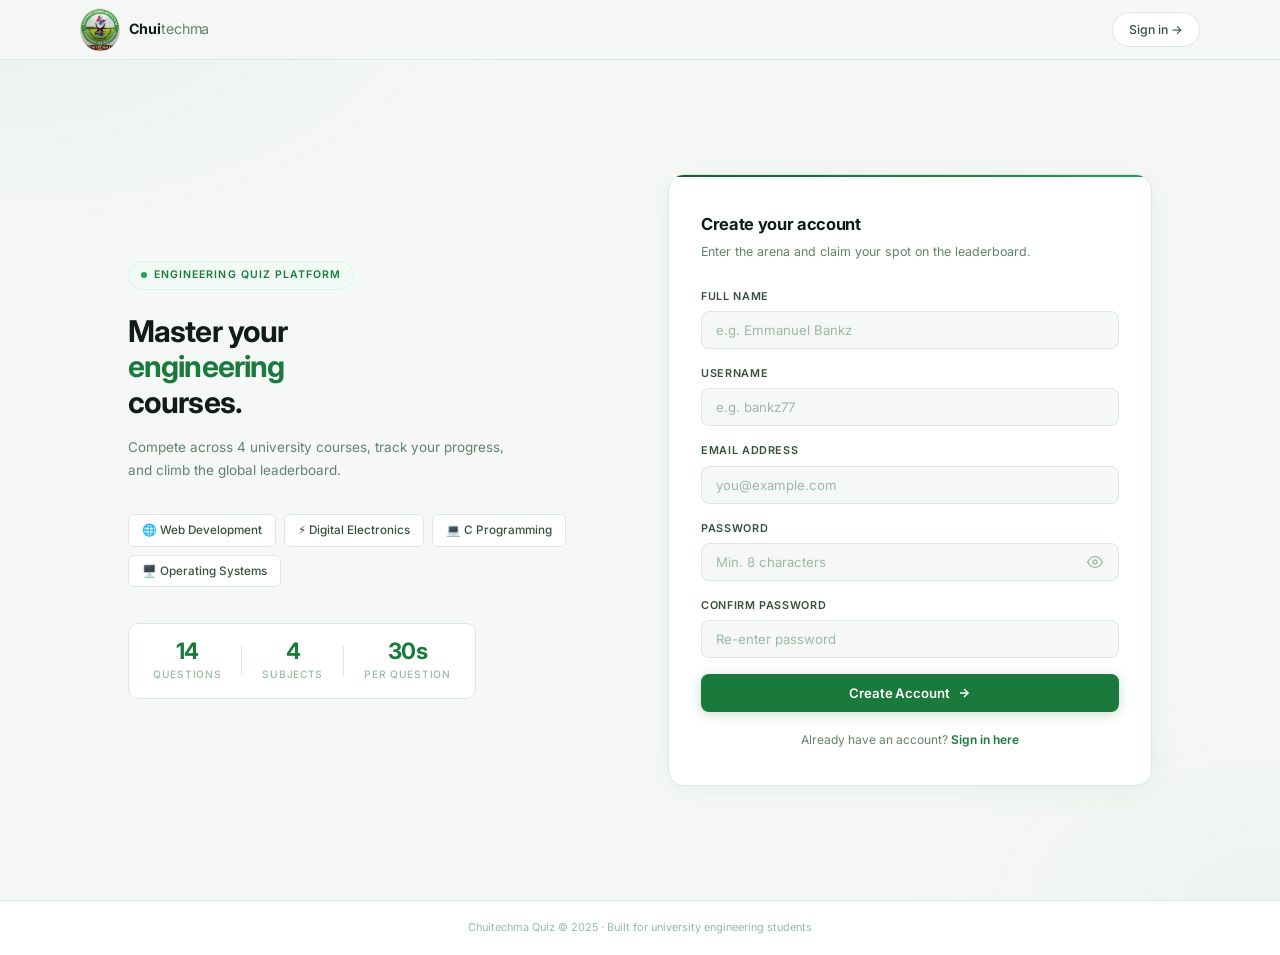
<file: project.quiz/signup.html>
<!DOCTYPE html>
<html lang="en">
<head>
  <meta charset="UTF-8"/>
  <meta name="viewport" content="width=device-width, initial-scale=1.0"/>
  <title>Sign Up — Chuitechma Quiz</title>
  <link rel="preconnect" href="https://fonts.googleapis.com"/>
  <link rel="preconnect" href="https://fonts.gstatic.com" crossorigin/>
  <link href="https://fonts.googleapis.com/css2?family=Inter:wght@300;400;500;600;700&display=swap" rel="stylesheet"/>
  <style>
    *, *::before, *::after { box-sizing: border-box; margin: 0; padding: 0; }

    :root {
      --green: #1a7a3c;
      --green-dark: #145f2e;
      --green-mid: #22a04f;
      --green-light: #d6f5e3;
      --green-pale: #f2faf5;
      --white: #ffffff;
      --bg: #f6f8f7;
      --ink: #111c16;
      --ink-mid: #374f40;
      --ink-soft: #62816e;
      --ink-faint: #9db8a7;
      --border: #dae8e0;
      --border-hover: #b4d4c2;
      --danger: #c0392b;
      --font: 'Inter', system-ui, sans-serif;
    }

    html { font-size: 15px; scroll-behavior: smooth; }

    body {
      font-family: var(--font);
      background: var(--bg);
      color: var(--ink);
      min-height: 100vh;
      line-height: 1.6;
      -webkit-font-smoothing: antialiased;
    }

    body::before {
      content: '';
      position: fixed;
      inset: 0;
      background: radial-gradient(ellipse 70% 50% at 0% 0%, rgba(26,122,60,0.055) 0%, transparent 60%),
                  radial-gradient(ellipse 50% 40% at 100% 100%, rgba(26,122,60,0.04) 0%, transparent 60%);
      pointer-events: none;
      z-index: 0;
    }

    .hidden { display: none !important; }

    ::-webkit-scrollbar { width: 5px; }
    ::-webkit-scrollbar-track { background: var(--green-pale); }
    ::-webkit-scrollbar-thumb { background: var(--border); border-radius: 99px; }

    /* Header */
    .site-header {
      position: sticky; top: 0; z-index: 200;
      height: 60px;
      padding: 0 28px;
      display: flex; align-items: center;
      background: rgba(246,248,247,0.9);
      backdrop-filter: blur(16px);
      border-bottom: 1px solid var(--border);
    }

    .header-inner {
      max-width: 1120px; width: 100%; margin: 0 auto;
      display: flex; align-items: center; justify-content: space-between;
    }

    .logo { display: flex; align-items: center; gap: 9px; text-decoration: none; }

    .logo-mark {
      width: 34px; height: 34px;
      background: var(--green);
      border-radius: 8px;
      display: flex; align-items: center; justify-content: center;
      font-size: 0.95rem;
    }

    .logo-text {
      font-size: 0.95rem; font-weight: 700;
      color: var(--ink); letter-spacing: -0.01em;
    }
    .logo-text span { color: var(--ink-soft); font-weight: 400; }

    .logo img {
      width: auto;
      max-width: 100%;
      max-height: 44px;
      height: auto;
      object-fit: contain;
      display: block;
    }

    img { width: 20000px; height: 50px; border-radius: 100%; object-fit: cover; }

    img:hover { opacity: 0.85; }

    .header img{
      width: 2000%;
      height: 2000%;
      object-fit: cover;
      border-radius: 50%;
      filter:brightness(120%) contrast(110%);
    }


    .header-signin {
      font-size: 0.82rem; font-weight: 500;
      color: var(--ink-mid);
      padding: 7px 16px;
      border: 1px solid var(--border);
      border-radius: 999px;
      text-decoration: none;
      background: var(--white);
      transition: border-color 0.18s, color 0.18s, background 0.18s;
    }
    .header-signin:hover { border-color: var(--green); color: var(--green); background: var(--green-pale); }

    /* Layout */
    .page-wrapper {
      position: relative; z-index: 1;
      min-height: calc(100vh - 60px);
      display: flex; align-items: center;
    }

    .auth-split {
      display: grid;
      grid-template-columns: 1fr 1fr;
      width: 100%; max-width: 1080px;
      margin: 0 auto;
      padding: 52px 28px;
      gap: 56px;
      align-items: center;
    }

    /* Hero */
    .auth-hero { animation: fadeUp 0.5s cubic-bezier(0.22,1,0.36,1) both; }

    .hero-eyebrow {
      display: inline-flex; align-items: center; gap: 7px;
      font-size: 0.7rem; font-weight: 600;
      letter-spacing: 0.1em; text-transform: uppercase;
      color: var(--green);
      background: var(--green-pale);
      border: 1px solid var(--green-light);
      padding: 5px 12px; border-radius: 999px;
      margin-bottom: 24px;
    }

    .hero-eyebrow::before {
      content: '';
      width: 6px; height: 6px;
      background: var(--green-mid);
      border-radius: 50%;
      animation: blink 2.2s ease-in-out infinite;
    }

    @keyframes blink {
      0%,100% { opacity:1; } 50% { opacity:0.35; }
    }

    .hero-title {
      font-size: 2rem; font-weight: 700;
      line-height: 1.18; letter-spacing: -0.03em;
      color: var(--ink); margin-bottom: 16px;
    }

    .hero-title em {
      font-style: normal;
      color: var(--green);
    }

    .hero-sub {
      font-size: 0.9rem; font-weight: 400;
      color: var(--ink-soft); line-height: 1.7;
      max-width: 380px; margin-bottom: 32px;
    }

    .course-list {
      display: flex; flex-wrap: wrap; gap: 8px;
      margin-bottom: 36px;
    }

    .course-chip {
      font-size: 0.78rem; font-weight: 500;
      padding: 6px 13px;
      background: var(--white);
      border: 1px solid var(--border);
      border-radius: 6px;
      color: var(--ink-mid);
      transition: border-color 0.18s, color 0.18s;
      cursor: default;
    }
    .course-chip:hover { border-color: var(--green); color: var(--green); }

    .hero-stats {
      display: inline-flex; align-items: center;
      background: var(--white);
      border: 1px solid var(--border);
      border-radius: 10px;
      padding: 16px 24px;
      gap: 0;
    }

    .stat { display: flex; flex-direction: column; align-items: center; padding: 0 20px; }
    .stat:first-child { padding-left: 0; }
    .stat:last-child { padding-right: 0; }

    .stat-num {
      font-size: 1.5rem; font-weight: 700;
      color: var(--green); line-height: 1; margin-bottom: 3px;
      letter-spacing: -0.02em;
    }
    .stat-label {
      font-size: 0.68rem; font-weight: 500;
      color: var(--ink-faint);
      text-transform: uppercase; letter-spacing: 0.07em;
    }
    .stat-sep { width: 1px; height: 30px; background: var(--border); }

    /* Form card */
    .auth-form-wrap { animation: fadeUp 0.5s cubic-bezier(0.22,1,0.36,1) 0.12s both; }

    .auth-card {
      background: var(--white);
      border: 1px solid var(--border);
      border-radius: 16px;
      padding: 36px 32px;
      box-shadow: 0 4px 32px rgba(26,122,60,0.07);
      position: relative; overflow: hidden;
    }

    .auth-card::before {
      content: '';
      position: absolute; top: 0; left: 0; right: 0;
      height: 2px;
      background: linear-gradient(90deg, var(--green-dark), var(--green-mid));
    }

    .auth-card-head { margin-bottom: 26px; }

    .auth-card-head h2 {
      font-size: 1.1rem; font-weight: 700;
      color: var(--ink); letter-spacing: -0.02em;
      margin-bottom: 6px;
    }

    .auth-card-head p {
      font-size: 0.83rem; color: var(--ink-soft); line-height: 1.5;
    }

    /* Fields */
    .field-group { margin-bottom: 16px; }

    .field-label {
      display: block;
      font-size: 0.72rem; font-weight: 600;
      letter-spacing: 0.06em; text-transform: uppercase;
      color: var(--ink-mid); margin-bottom: 6px;
    }

    .input-field {
      width: 100%;
      padding: 10px 14px;
      background: var(--bg);
      border: 1px solid var(--border);
      border-radius: 8px;
      font-family: var(--font);
      font-size: 0.88rem;
      color: var(--ink);
      outline: none;
      transition: border-color 0.18s, box-shadow 0.18s, background 0.18s;
    }
    .input-field::placeholder { color: var(--ink-faint); }
    .input-field:hover { border-color: var(--border-hover); }
    .input-field:focus {
      border-color: var(--green);
      background: var(--white);
      box-shadow: 0 0 0 3px rgba(26,122,60,0.1);
    }

    .field-error {
      display: block; margin-top: 5px;
      font-size: 0.75rem; color: var(--danger); font-weight: 500;
    }

    /* Password */
    .pw-wrap { position: relative; }
    .pw-wrap .input-field { padding-right: 44px; }
    .pw-toggle {
      position: absolute; right: 12px; top: 50%;
      transform: translateY(-50%);
      background: none; border: none; cursor: pointer;
      color: var(--ink-faint); display: flex; align-items: center;
      padding: 4px; border-radius: 5px;
      transition: color 0.18s;
    }
    .pw-toggle:hover { color: var(--green); }

    /* Submit */
    .btn-submit {
      display: flex; align-items: center; justify-content: center; gap: 7px;
      width: 100%; margin-top: 10px;
      padding: 11px 24px;
      background: var(--green); color: var(--white);
      font-family: var(--font);
      font-size: 0.88rem; font-weight: 600;
      border: none; border-radius: 8px;
      cursor: pointer; letter-spacing: -0.01em;
      box-shadow: 0 2px 12px rgba(26,122,60,0.25);
      transition: background 0.18s, transform 0.15s, box-shadow 0.18s;
    }
    .btn-submit:hover {
      background: var(--green-dark);
      transform: translateY(-1px);
      box-shadow: 0 5px 18px rgba(26,122,60,0.32);
    }
    .btn-submit:active { transform: scale(0.98); }

    .auth-footer-text {
      text-align: center; margin-top: 18px;
      font-size: 0.8rem; color: var(--ink-soft);
    }
    .auth-footer-text a { color: var(--green); font-weight: 600; text-decoration: none; }
    .auth-footer-text a:hover { text-decoration: underline; }

    /* Footer */
    .site-footer {
      position: relative; z-index: 1;
      text-align: center; padding: 18px;
      font-size: 0.73rem; color: var(--ink-faint);
      border-top: 1px solid var(--border);
      background: var(--white);
    }

    @keyframes fadeUp {
      from { opacity: 0; transform: translateY(18px); }
      to { opacity: 1; transform: translateY(0); }
    }

    @media (max-width: 860px) {
      .auth-split { grid-template-columns: 1fr; gap: 36px; padding: 36px 20px; }
      .hero-title { font-size: 1.7rem; }
      .auth-card { padding: 28px 22px; }
    }

    * {
    margin: 0;
    padding: 0;
    box-sizing: border-box;
}

.container {
    width: 90%;
    max-width: 1200px;
    margin: auto;
}

.row {
    display: flex;
    gap: 20px;
}

img {
    max-width: 100%;
    height: auto;
}

@media (max-width: 768px) {
    .row {
        flex-direction: column;
    }
}
  </style>
</head>
<body>

  <header class="site-header">
    <div class="header-inner">
      <a class="logo" href="signup.html">
        <img src="WhatsApp Image 2026-06-04 at 4.27.34 PM.jpeg" alt="User Icon">
        <span class="logo-text">Chui<span>techma</span></span>
      </a>
      <a href="login.html" class="header-signin">Sign in →</a>

    </div>
  </header>

  <main class="page-wrapper">
    <div class="auth-split">

      <div class="auth-hero">
        <div class="hero-eyebrow">Engineering Quiz Platform</div>
        <h1 class="hero-title">Master your<br><em>engineering</em><br>courses.</h1>
        <p class="hero-sub">Compete across 4 university courses, track your progress, and climb the global leaderboard.</p>

        <div class="course-list">
          <div class="course-chip">🌐 Web Development</div>
          <div class="course-chip">⚡ Digital Electronics</div>
          <div class="course-chip">💻 C Programming</div>
          <div class="course-chip">🖥️ Operating Systems</div>
        </div>

        <div class="hero-stats">
          <div class="stat">
            <span class="stat-num">14</span>
            <span class="stat-label">Questions</span>
          </div>
          <div class="stat-sep"></div>
          <div class="stat">
            <span class="stat-num">4</span>
            <span class="stat-label">Subjects</span>
          </div>
          <div class="stat-sep"></div>
          <div class="stat">
            <span class="stat-num">30s</span>
            <span class="stat-label">Per question</span>
          </div>
        </div>
      </div>

      <div class="auth-form-wrap">
        <div class="auth-card">
          <div class="auth-card-head">
            <h2>Create your account</h2>
            <p>Enter the arena and claim your spot on the leaderboard.</p>
          </div>

          <form id="signup-form" novalidate>
            <div class="field-group">
              <label class="field-label" for="fullname">Full Name</label>
              <input class="input-field" type="text" id="fullname" name="fullname"
                    placeholder="e.g. Emmanuel Bankz" autocomplete="name"/>
              <span class="field-error hidden" id="fullname-error">Please enter your full name.</span>
            </div>

            <div class="field-group">
              <label class="field-label" for="username">Username</label>
              <input class="input-field" type="text" id="username" name="username"
                    placeholder="e.g. bankz77" autocomplete="username"/>
              <span class="field-error hidden" id="username-error">Choose a username (min 3 chars).</span>
            </div>

            <div class="field-group">
              <label class="field-label" for="email">Email Address</label>
              <input class="input-field" type="email" id="email" name="email"
                    placeholder="you@example.com" autocomplete="email"/>
              <span class="field-error hidden" id="email-error">Enter a valid email.</span>
            </div>

            <div class="field-group">
              <label class="field-label" for="password">Password</label>
              <div class="pw-wrap">
                <input class="input-field" type="password" id="password" name="password"
                  placeholder="Min. 8 characters" autocomplete="new-password"/>
                <button type="button" class="pw-toggle" id="pw-toggle" aria-label="Toggle password">
                  <svg id="eye-icon" width="16" height="16" viewBox="0 0 24 24" fill="none" stroke="currentColor" stroke-width="2"><path d="M1 12s4-8 11-8 11 8 11 8-4 8-11 8-11-8-11-8z"/><circle cx="12" cy="12" r="3"/></svg>
                </button>
              </div>
              <span class="field-error hidden" id="password-error">Password must be at least 8 characters.</span>
            </div>

            <div class="field-group">
              <label class="field-label" for="confirm">Confirm Password</label>
              <input class="input-field" type="password" id="confirm" name="confirm"
                    placeholder="Re-enter password" autocomplete="new-password"/>
              <span class="field-error hidden" id="confirm-error">Passwords do not match.</span>
            </div>

            <button type="submit" class="btn-submit" id="signup-btn">
              Create Account
              <svg width="14" height="14" viewBox="0 0 24 24" fill="none" stroke="currentColor" stroke-width="2.5"><path d="M5 12h14M12 5l7 7-7 7"/></svg>
            </button>
          </form>

          <p class="auth-footer-text">Already have an account? <a href="login.html">Sign in here</a></p>
        </div>
      </div>

    </div>
  </main>

  <footer class="site-footer">
    <p>Chuitechma Quiz © 2025 · Built for university engineering students</p>
  </footer>

  <script>
    const pwToggle = document.getElementById('pw-toggle');
    const pwInput  = document.getElementById('password');
    pwToggle.addEventListener('click', () => {
      const isText = pwInput.type === 'text';
      pwInput.type = isText ? 'password' : 'text';
      pwToggle.style.color = isText ? '' : 'var(--green)';
    });

    document.getElementById('signup-form').addEventListener('submit', function(e) {
      e.preventDefault();
      let valid = true;
      const clearErr = id => document.getElementById(id).classList.add('hidden');
      const showErr  = id => { document.getElementById(id).classList.remove('hidden'); valid = false; };
      const fullname = document.getElementById('fullname').value.trim();
      const username = document.getElementById('username').value.trim();
      const email    = document.getElementById('email').value.trim();
      const password = document.getElementById('password').value;
      const confirm  = document.getElementById('confirm').value;
      ['fullname-error','username-error','email-error','password-error','confirm-error'].forEach(clearErr);
      if (!fullname)                    showErr('fullname-error');
      if (username.length < 3)         showErr('username-error');
      if (!/\S+@\S+\.\S+/.test(email)) showErr('email-error');
      if (password.length < 8)         showErr('password-error');
      if (password !== confirm)        showErr('confirm-error');
      if (valid) {
        const user = { fullname, username, email, joinDate: new Date().toLocaleDateString('en-US',{year:'numeric',month:'long',day:'numeric'}) };
        localStorage.setItem('cq_user', JSON.stringify(user));
        localStorage.setItem('cq_scores', JSON.stringify([]));
        window.location.href = 'dashboard.html';
      }
    });
  </script>
</body>
</html>
</file>
